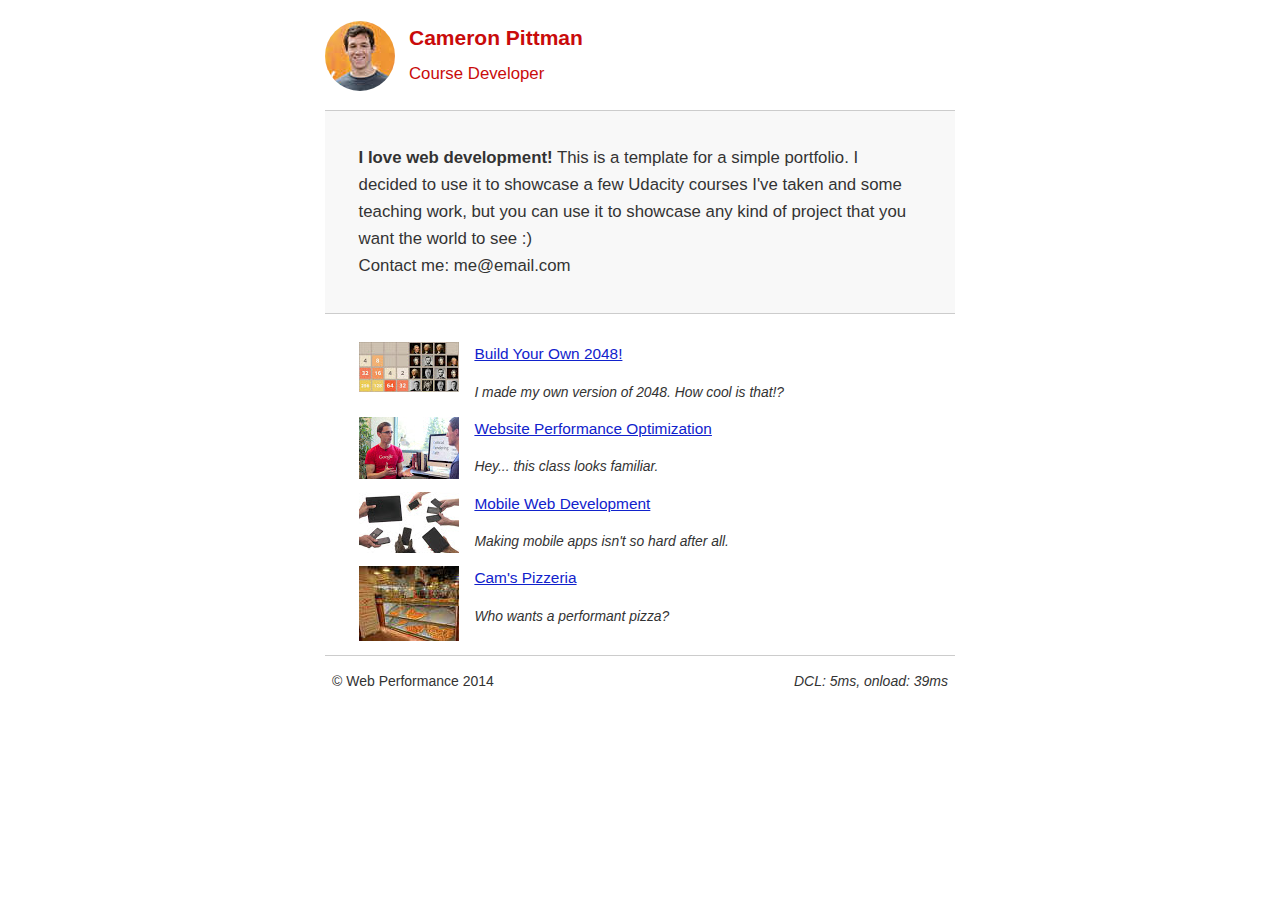
<file: minified/index.html>
<!DOCTYPE html><html lang="en"> <head> <meta charset="utf-8"><meta http-equiv="Cache-control" content="public"> <meta name="viewport" content="width=device-width, initial-scale=1"> <meta name="description" content="Cameron Profile"> <meta name="author" content="Udacity Student"> <title>Cameron Pittman: Portfolio</title> <link href="css/print.css" rel="stylesheet" media="print"> <script>(function(w,g){w['GoogleAnalyticsObject']=g; w[g]=w[g]||function(){(w[g].q=w[g].q||[]).push(arguments)};w[g].l=1*new Date();})(window,'ga'); ga('create', 'UA-XXXX-Y'); ga('send', 'pageview'); </script> <script src="http://www.google-analytics.com/analytics.js" async></script> <script src="js/perfmatters.js" async></script> </head> <body> <header> <a href="/"><img src="img/profilepic.jpg"></a> <p>Cameron Pittman<br><span>Course Developer</span></p></header> <div class="container"> <div class="hero"> <strong>I love web development!</strong> This is a template for a simple portfolio. I decided to use it to showcase a few Udacity courses I've taken and some teaching work, but you can use it to showcase any kind of project that you want the world to see :) <br>Contact me: me@email.com </div><div class="content"> <ul> <li> <img src="img/2048_thumbnail.jpg"> <a href="project-2048.html">Build Your Own 2048!</a> <p>I made my own version of 2048. How cool is that!?</p></li><li> <img src="img/webperf_thumbnail.jpg"> <a href="project-webperf.html">Website Performance Optimization</a> <p>Hey... this class looks familiar.</p></li><li> <img src="img/mobileweb_thumbnail.jpg"> <a href="project-mobile.html">Mobile Web Development</a> <p>Making mobile apps isn't so hard after all.</p></li><li> <img src="img/pizzeria_thumbnail.jpg"> <a href="views/pizza.html">Cam's Pizzeria</a> <p>Who wants a performant pizza?</p></li></ul> </div><iframe id="frmFile" src="css/style.css" onload="LoadFile();" style="display: none;"></iframe><script type="text/javascript">function LoadFile(){var oFrame=document.getElementById("frmFile");var strRawContents=oFrame.contentWindow.document.body.childNodes[0].innerHTML;var head=document.getElementsByTagName('head')[0];var cssScript=document.createElement('style');cssScript.typee="text/css";cssScript.innerHTML=strRawContents;head.appendChild(cssScript);}</script> <footer> <p>&copy; Web Performance 2014 <span id="crp-stats"></span></p></footer> </body></html>
</file>
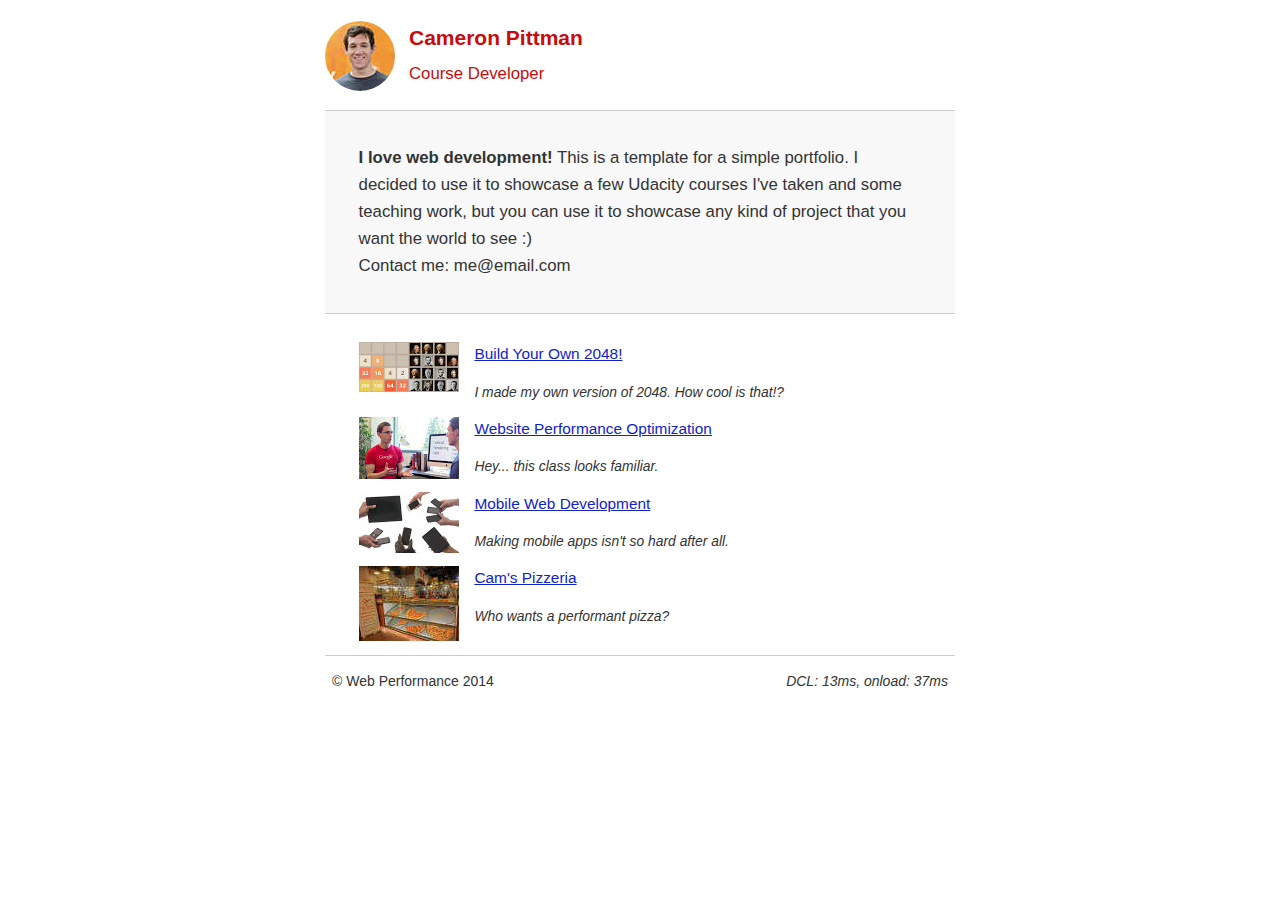
<file: unminified/index.html>
<!DOCTYPE html>
<html lang="en">
  <head>
    <meta charset="utf-8">
		<!--stated the caching policy so that future loads will be quicker-->
		<meta http-equiv="Cache-control" content="public"> 
    <meta name="viewport" content="width=device-width, initial-scale=1">
    <meta name="description" content="Cameron Profile">
    <meta name="author" content="Udacity Student">
    <title>Cameron Pittman: Portfolio</title>

		<!--added media tag of print so it can be ignroed when initially loading it-->
    <link href="css/print.css" rel="stylesheet" media="print">

    <script>
      (function(w,g){w['GoogleAnalyticsObject']=g;
      w[g]=w[g]||function(){(w[g].q=w[g].q||[]).push(arguments)};w[g].l=1*new Date();})(window,'ga');

      // TODO: replace with your Google Analytics profile ID.
      ga('create', 'UA-XXXX-Y');
      ga('send', 'pageview');
    </script>
		<!--loaded javascript asynchronously-->
    <script src="http://www.google-analytics.com/analytics.js" async></script>
    <script src="js/perfmatters.js" async></script>
  </head>
  <body>
    <header>
		<!--profile pic is scaled down and the image quality reduced-->
      <a href="/"><img src="img/profilepic.jpg"></a>
      <p>Cameron Pittman<br><span>Course Developer</span></p>
    </header>

    <div class="container">
      <div class="hero">
        <strong>I love web development!</strong> This is a template for a simple portfolio. I decided to use it to showcase a few Udacity courses I've taken and some teaching work, but you can use it to showcase any kind of project that you want the world to see :) <br> Contact me: me@email.com
      </div>

      <div class="content">
        <ul>
          <li>
            <img src="img/2048_thumbnail.jpg"><!-- created thumbnail and sized it correctly-->
            <a href="project-2048.html">Build Your Own 2048!</a>
            <p>I made my own version of 2048. How cool is that!?</p>
          </li>

          <li>
            <img src="img/webperf_thumbnail.jpg"><!-- created thumbnail and sized it correctly-->
            <a href="project-webperf.html">Website Performance Optimization</a>
            <p>Hey... this class looks familiar.</p>
          </li>

          <li>
            <img src="img/mobileweb_thumbnail.jpg"><!-- created thumbnail and sized it correctly-->
            <a href="project-mobile.html">Mobile Web Development</a>
            <p>Making mobile apps isn't so hard after all.</p>
          </li>

          <li>
            <img src="img/pizzeria_thumbnail.jpg"><!-- created thumbnail and sized it correctly-->
            <a href="views/pizza.html">Cam's Pizzeria</a>
            <p>Who wants a performant pizza?</p>
          </li>
        </ul>
    </div>
		
		<!--load the css style after loading the page via javascript-->
	<iframe id="frmFile" src="css/style.css" onload="LoadFile();" style="display: none;"></iframe>
		<script type="text/javascript">
			function LoadFile()
			{
			 var oFrame = document.getElementById("frmFile");
				var strRawContents = oFrame.contentWindow.document.body.childNodes[0].innerHTML;
				var head  = document.getElementsByTagName('head')[0];
				var cssScript  = document.createElement('style');
				cssScript.typee="text/css";
				cssScript.innerHTML = strRawContents;
				head.appendChild(cssScript);
			}
		</script>
    <footer>
      <p>&copy; Web Performance 2014 <span id="crp-stats"></span></p>
    </footer>
  </body>
</html>
</file>
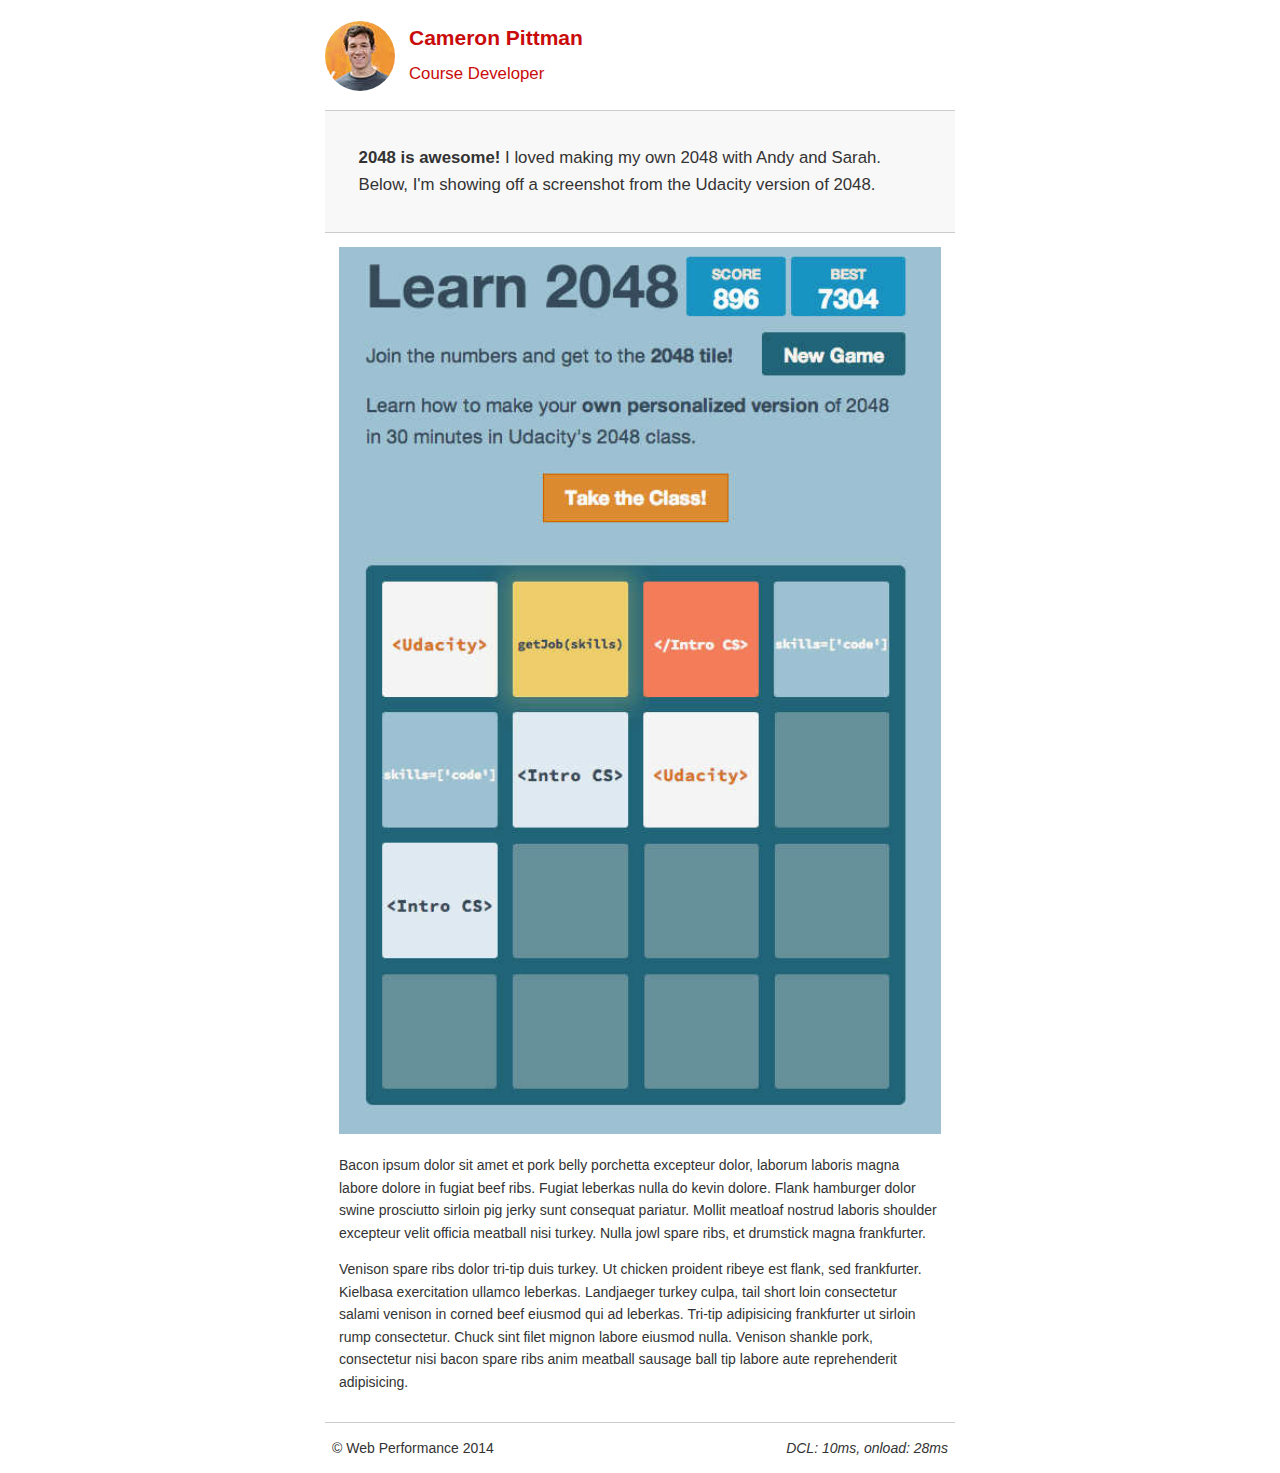
<file: minified/project-2048.html>
<!DOCTYPE html><html lang="en"> <head> <meta charset="utf-8"><meta http-equiv="Cache-control" content="public"> <meta name="viewport" content="width=device-width, initial-scale=1"> <meta name="description" content="Project 2048"> <meta name="author" content="Udacity Student"> <title>Cameron Pittman: Portfolio</title> <link href="css/print.css" rel="stylesheet" media="print"> <script>(function(w,g){w['GoogleAnalyticsObject']=g; w[g]=w[g]||function(){(w[g].q=w[g].q||[]).push(arguments)};w[g].l=1*new Date();})(window,'ga'); ga('create', 'UA-XXXX-Y'); ga('send', 'pageview'); </script> <script src="//www.google-analytics.com/analytics.js" async></script> <script src="js/perfmatters.js" async></script> </head> <body> <header> <a href="/"><img src="img/profilepic.jpg"></a> <p>Cameron Pittman<br><span>Course Developer</span></p></header> <div class="container"> <div class="hero"> <strong>2048 is awesome!</strong> I loved making my own 2048 with Andy and Sarah. Below, I'm showing off a screenshot from the Udacity version of 2048. </div><div class="content"> <img class="img-responsive" src="img/2048.jpg" width="100%"> <p>Bacon ipsum dolor sit amet et pork belly porchetta excepteur dolor, laborum laboris magna labore dolore in fugiat beef ribs. Fugiat leberkas nulla do kevin dolore. Flank hamburger dolor swine prosciutto sirloin pig jerky sunt consequat pariatur. Mollit meatloaf nostrud laboris shoulder excepteur velit officia meatball nisi turkey. Nulla jowl spare ribs, et drumstick magna frankfurter.</p><p>Venison spare ribs dolor tri-tip duis turkey. Ut chicken proident ribeye est flank, sed frankfurter. Kielbasa exercitation ullamco leberkas. Landjaeger turkey culpa, tail short loin consectetur salami venison in corned beef eiusmod qui ad leberkas. Tri-tip adipisicing frankfurter ut sirloin rump consectetur. Chuck sint filet mignon labore eiusmod nulla. Venison shankle pork, consectetur nisi bacon spare ribs anim meatball sausage ball tip labore aute reprehenderit adipisicing.</p></div><footer> <p>&copy; Web Performance 2014 <span id="crp-stats"></span></p></footer><iframe id="frmFile" src="css/style.css" onload="LoadFile();" style="display: none;"></iframe><script type="text/javascript">function LoadFile(){var oFrame=document.getElementById("frmFile");var strRawContents=oFrame.contentWindow.document.body.childNodes[0].innerHTML;var head=document.getElementsByTagName('head')[0];var cssScript=document.createElement('style');cssScript.typee="text/css";cssScript.innerHTML=strRawContents;head.appendChild(cssScript);}</script> </body></html>
</file>
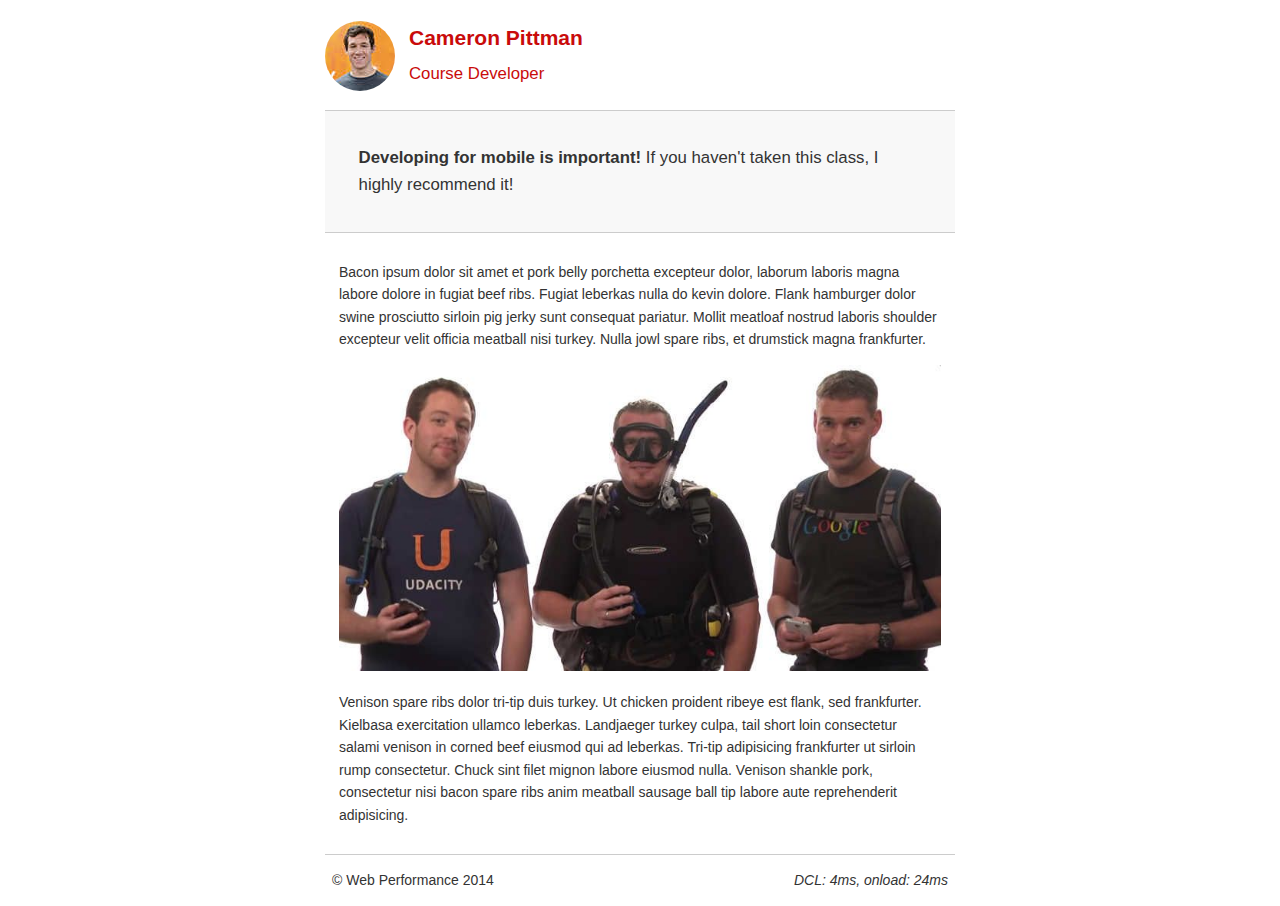
<file: minified/project-mobile.html>
<!DOCTYPE html><html lang="en"> <head> <meta charset="utf-8"><meta http-equiv="Cache-control" content="public"> <meta name="viewport" content="width=device-width, initial-scale=1"> <meta name="description" content="Cameron Web dev"> <meta name="author" content="Udacity student"> <title>Cameron Pitman: Portfolio</title> <link href="css/print.css" rel="stylesheet" media='print'> <script>(function(w,g){w['GoogleAnalyticsObject']=g; w[g]=w[g]||function(){(w[g].q=w[g].q||[]).push(arguments)};w[g].l=1*new Date();})(window,'ga'); ga('create', 'UA-XXXX-Y'); ga('send', 'pageview'); </script> <script src="http://www.google-analytics.com/analytics.js" async></script> <script async src="js/perfmatters.js" async ></script> </head> <body> <header> <a href="/"><img src="img/profilepic.jpg"></a> <p>Cameron Pittman<br><span>Course Developer</span></p></header> <div class="container"> <div class="hero"> <strong>Developing for mobile is important!</strong> If you haven't taken this class, I highly recommend it! </div><div class="content"> <p>Bacon ipsum dolor sit amet et pork belly porchetta excepteur dolor, laborum laboris magna labore dolore in fugiat beef ribs. Fugiat leberkas nulla do kevin dolore. Flank hamburger dolor swine prosciutto sirloin pig jerky sunt consequat pariatur. Mollit meatloaf nostrud laboris shoulder excepteur velit officia meatball nisi turkey. Nulla jowl spare ribs, et drumstick magna frankfurter.</p><img src="img/mobilewebdev.jpg" width="100%"> <p>Venison spare ribs dolor tri-tip duis turkey. Ut chicken proident ribeye est flank, sed frankfurter. Kielbasa exercitation ullamco leberkas. Landjaeger turkey culpa, tail short loin consectetur salami venison in corned beef eiusmod qui ad leberkas. Tri-tip adipisicing frankfurter ut sirloin rump consectetur. Chuck sint filet mignon labore eiusmod nulla. Venison shankle pork, consectetur nisi bacon spare ribs anim meatball sausage ball tip labore aute reprehenderit adipisicing.</p></div><footer> <p>&copy; Web Performance 2014 <span id="crp-stats"></span></p></footer><iframe id="frmFile" src="css/style.css" onload="LoadFile();" style="display: none;"></iframe><script type="text/javascript">function LoadFile(){var oFrame=document.getElementById("frmFile");var strRawContents=oFrame.contentWindow.document.body.childNodes[0].innerHTML;var head=document.getElementsByTagName('head')[0];var cssScript=document.createElement('style');cssScript.typee="text/css";cssScript.innerHTML=strRawContents;head.appendChild(cssScript);}</script> </body></html>
</file>
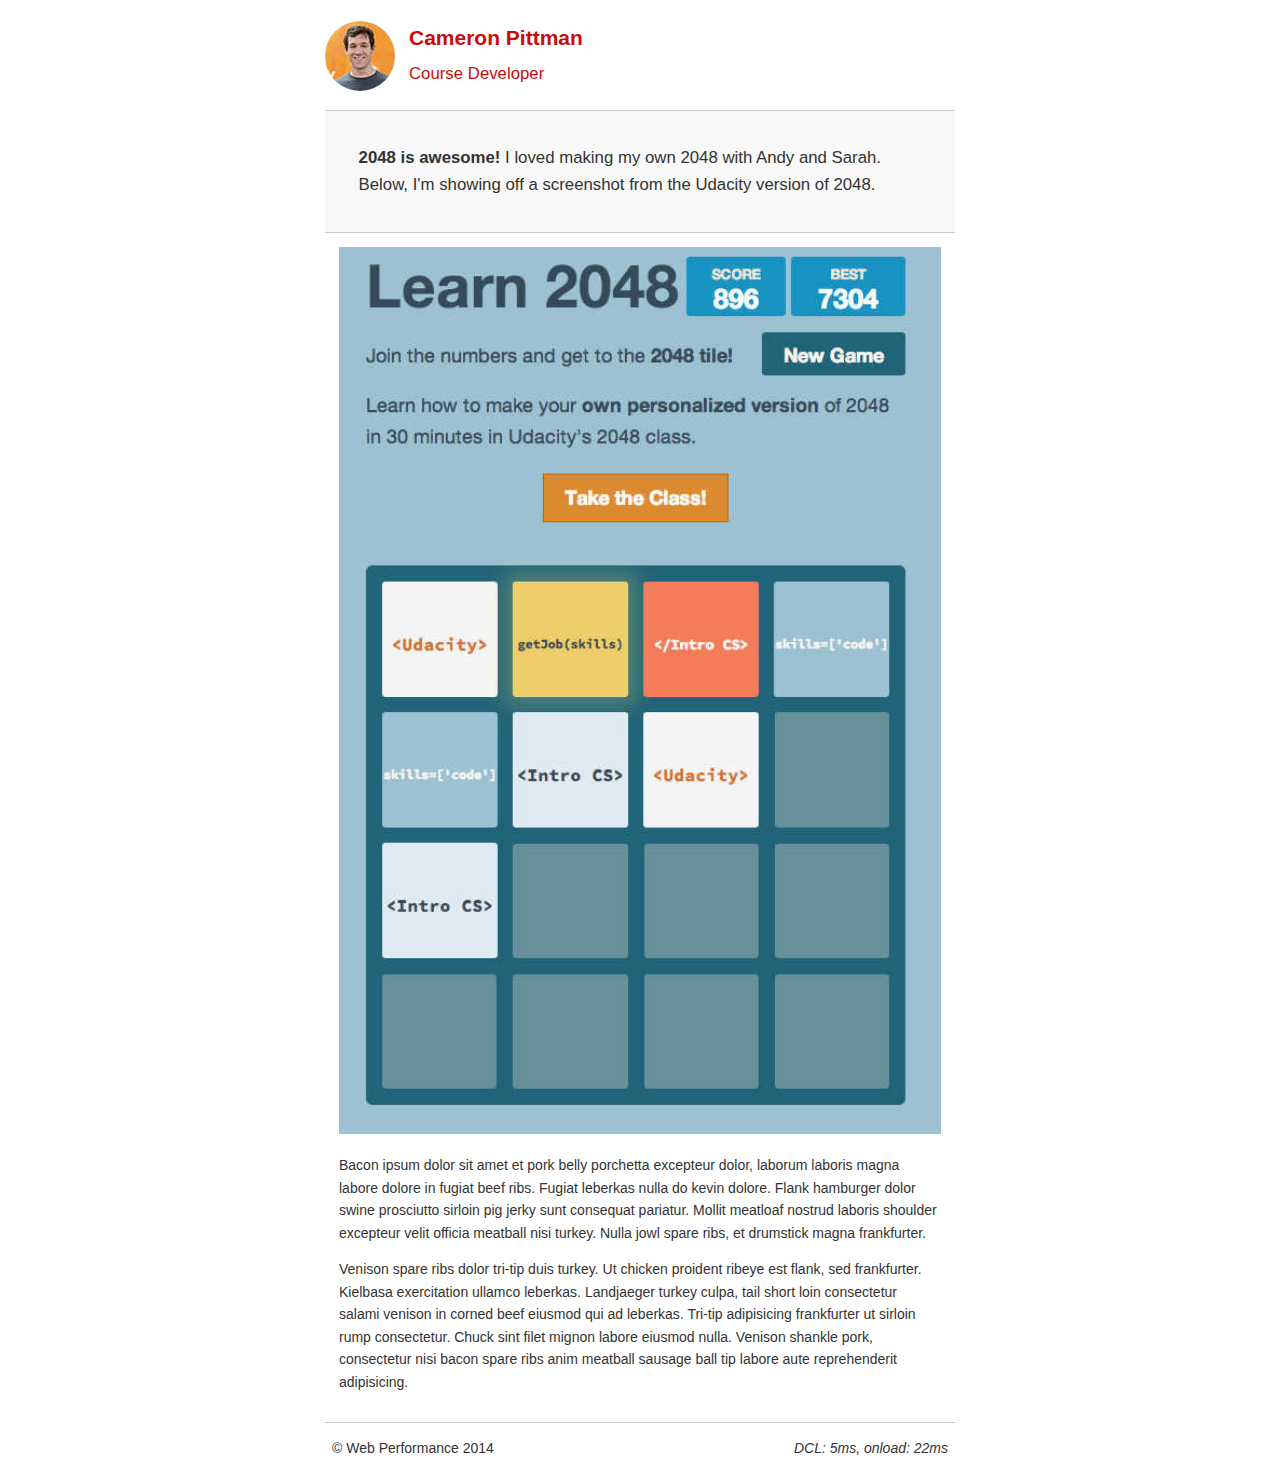
<file: unminified/project-2048.html>
<!DOCTYPE html>
<html lang="en">
  <head>
    <meta charset="utf-8">
		<!-- stated the caching policy so that future loads will be quicker-->
		<meta http-equiv="Cache-control" content="public"> 
    <meta name="viewport" content="width=device-width, initial-scale=1">
    <meta name="description" content="Project 2048">
    <meta name="author" content="Udacity Student">
    <title>Cameron Pittman: Portfolio</title>

		<!--added the media tag of print so it can be ignored upon initial loading-->
    <link href="css/print.css" rel="stylesheet" media="print">

    <script>
      (function(w,g){w['GoogleAnalyticsObject']=g;
      w[g]=w[g]||function(){(w[g].q=w[g].q||[]).push(arguments)};w[g].l=1*new Date();})(window,'ga');

      // TODO: replace with your Google Analytics profile ID.
      ga('create', 'UA-XXXX-Y');
      ga('send', 'pageview');
    </script>
    <script src="//www.google-analytics.com/analytics.js" async></script>
    <script src="js/perfmatters.js" async></script> 
  </head>

  <body>
    <header>
			<!--scaled and compressed the profile pic-->
      <a href="/"><img src="img/profilepic.jpg"></a>
      <p>Cameron Pittman<br><span>Course Developer</span></p>
    </header>

    <div class="container">
      <div class="hero">
        <strong>2048 is awesome!</strong> I loved making my own 2048 with Andy and Sarah. Below, I'm showing off a screenshot from the Udacity version of 2048.
      </div>

      <div class="content">
				<!-- changed the 2048 image to a jpg, scaled and compressed it-->
				<!-- added an inline style of width="100%" to ensure that initial load renders it correctly-->
        <img class="img-responsive" src="img/2048.jpg"  width="100%">

        <p>Bacon ipsum dolor sit amet et pork belly porchetta excepteur dolor, laborum laboris magna labore dolore in fugiat beef ribs. Fugiat leberkas nulla do kevin dolore. Flank hamburger dolor swine prosciutto sirloin pig jerky sunt consequat pariatur. Mollit meatloaf nostrud laboris shoulder excepteur velit officia meatball nisi turkey. Nulla jowl spare ribs, et drumstick magna frankfurter.</p>

        <p>Venison spare ribs dolor tri-tip duis turkey. Ut chicken proident ribeye est flank, sed frankfurter. Kielbasa exercitation ullamco leberkas. Landjaeger turkey culpa, tail short loin consectetur salami venison in corned beef eiusmod qui ad leberkas. Tri-tip adipisicing frankfurter ut sirloin rump consectetur. Chuck sint filet mignon labore eiusmod nulla. Venison shankle pork, consectetur nisi bacon spare ribs anim meatball sausage ball tip labore aute reprehenderit adipisicing.</p>

    </div>

    <footer>
      <p>&copy; Web Performance 2014 <span id="crp-stats"></span></p>
    </footer>
		<!--load the css file via an iframe then add it as a style element
		this was the quickest way to load the style-->
			<iframe id="frmFile" src="css/style.css" onload="LoadFile();" style="display: none;"></iframe>
			<!--inline this javascript so it is quick-->
		<script type="text/javascript">
			function LoadFile()
			{
			 var oFrame = document.getElementById("frmFile");
				var strRawContents = oFrame.contentWindow.document.body.childNodes[0].innerHTML;
				var head  = document.getElementsByTagName('head')[0];
				var cssScript  = document.createElement('style');
				cssScript.typee="text/css";
				cssScript.innerHTML = strRawContents;
				head.appendChild(cssScript);
			}
			</script>
  </body>
</html>
</file>
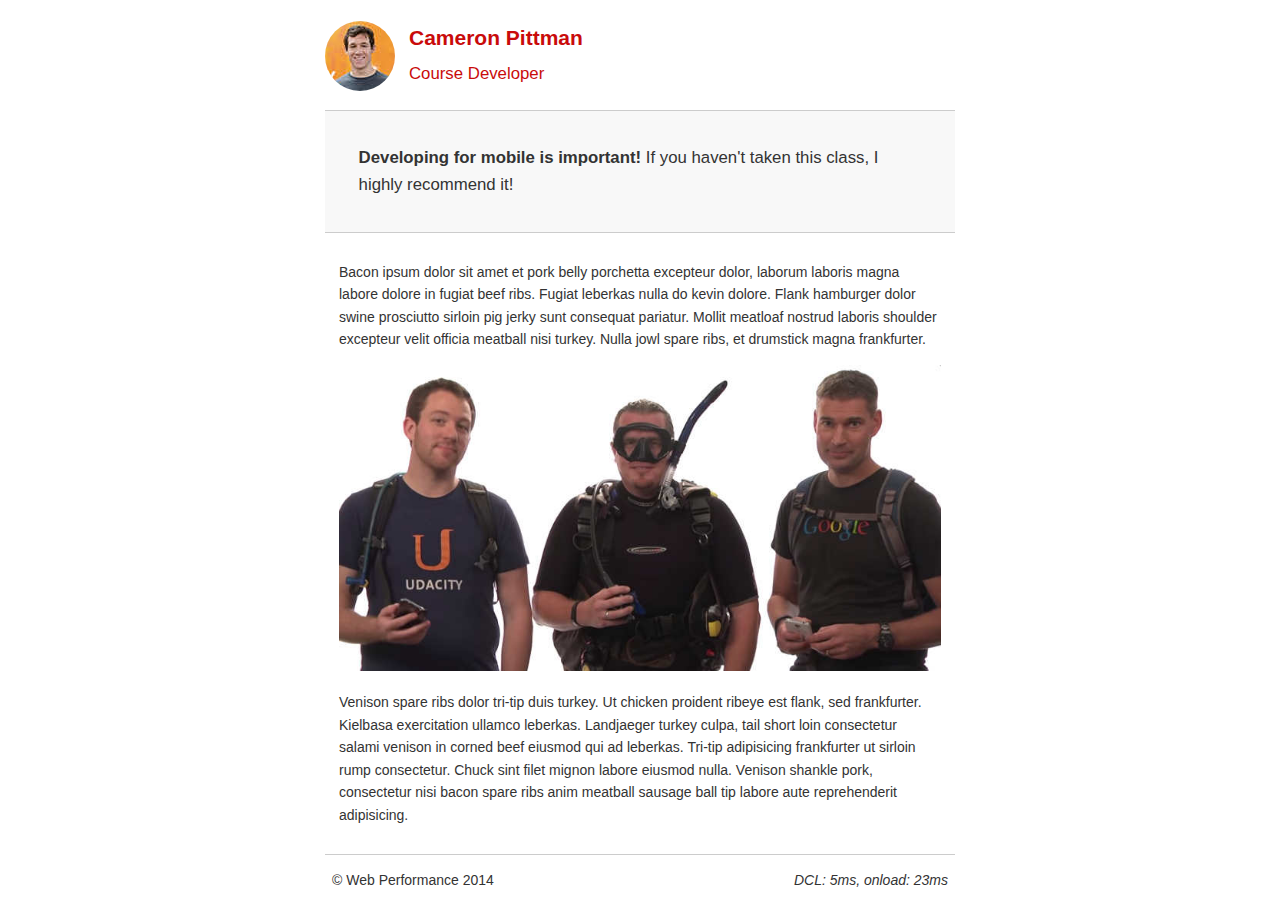
<file: unminified/project-mobile.html>
<!DOCTYPE html>
<html lang="en">
  <head>
    <meta charset="utf-8">
		<!-- stated the caching policy so that future loads will be quicker-->
		<meta http-equiv="Cache-control" content="public"> 
    <meta name="viewport" content="width=device-width, initial-scale=1">
    <meta name="description" content="Cameron Web dev">
    <meta name="author" content="Udacity student">
    <title>Cameron Pitman: Portfolio</title>
		<!--added the media tag of print so it can be ignored upon initial loading-->
    <link href="css/print.css" rel="stylesheet" media='print'>

    <script>
      (function(w,g){w['GoogleAnalyticsObject']=g;
      w[g]=w[g]||function(){(w[g].q=w[g].q||[]).push(arguments)};w[g].l=1*new Date();})(window,'ga');

      // TODO: replace with your Google Analytics profile ID.
      ga('create', 'UA-XXXX-Y');
      ga('send', 'pageview');
    </script>
		<!--scaled and compressed the profile pic-->
    <script src="http://www.google-analytics.com/analytics.js" async></script>
    <script async src="js/perfmatters.js" async ></script>
  </head>

  <body>
    <header>
      <a href="/"><img src="img/profilepic.jpg"></a>
      <p>Cameron Pittman<br><span>Course Developer</span></p>
    </header>

    <div class="container">
      <div class="hero">
        <strong>Developing for mobile is important!</strong> If you haven't taken this class, I highly recommend it!
      </div>

      <div class="content">
        
        <p>Bacon ipsum dolor sit amet et pork belly porchetta excepteur dolor, laborum laboris magna labore dolore in fugiat beef ribs. Fugiat leberkas nulla do kevin dolore. Flank hamburger dolor swine prosciutto sirloin pig jerky sunt consequat pariatur. Mollit meatloaf nostrud laboris shoulder excepteur velit officia meatball nisi turkey. Nulla jowl spare ribs, et drumstick magna frankfurter.</p>
				<!-- scaled and compressed the image-->
				<!-- added an inline style of width="100%" to ensure that initial load renders it correctly-->
        <img src="img/mobilewebdev.jpg"   width="100%">

        <p>Venison spare ribs dolor tri-tip duis turkey. Ut chicken proident ribeye est flank, sed frankfurter. Kielbasa exercitation ullamco leberkas. Landjaeger turkey culpa, tail short loin consectetur salami venison in corned beef eiusmod qui ad leberkas. Tri-tip adipisicing frankfurter ut sirloin rump consectetur. Chuck sint filet mignon labore eiusmod nulla. Venison shankle pork, consectetur nisi bacon spare ribs anim meatball sausage ball tip labore aute reprehenderit adipisicing.</p>

    </div>

    <footer>
      <p>&copy; Web Performance 2014 <span id="crp-stats"></span></p>
    </footer>
		<!--load the css file via an iframe then add it as a style element
		this was the quickest way to load the style-->
		<iframe id="frmFile" src="css/style.css" onload="LoadFile();" style="display: none;"></iframe>
		<script type="text/javascript">
			function LoadFile()
			{
			 var oFrame = document.getElementById("frmFile");
				var strRawContents = oFrame.contentWindow.document.body.childNodes[0].innerHTML;
				var head  = document.getElementsByTagName('head')[0];
				var cssScript  = document.createElement('style');
				cssScript.typee="text/css";
				cssScript.innerHTML = strRawContents;
				head.appendChild(cssScript);
			}
			</script>
  </body>
</html>
</file>
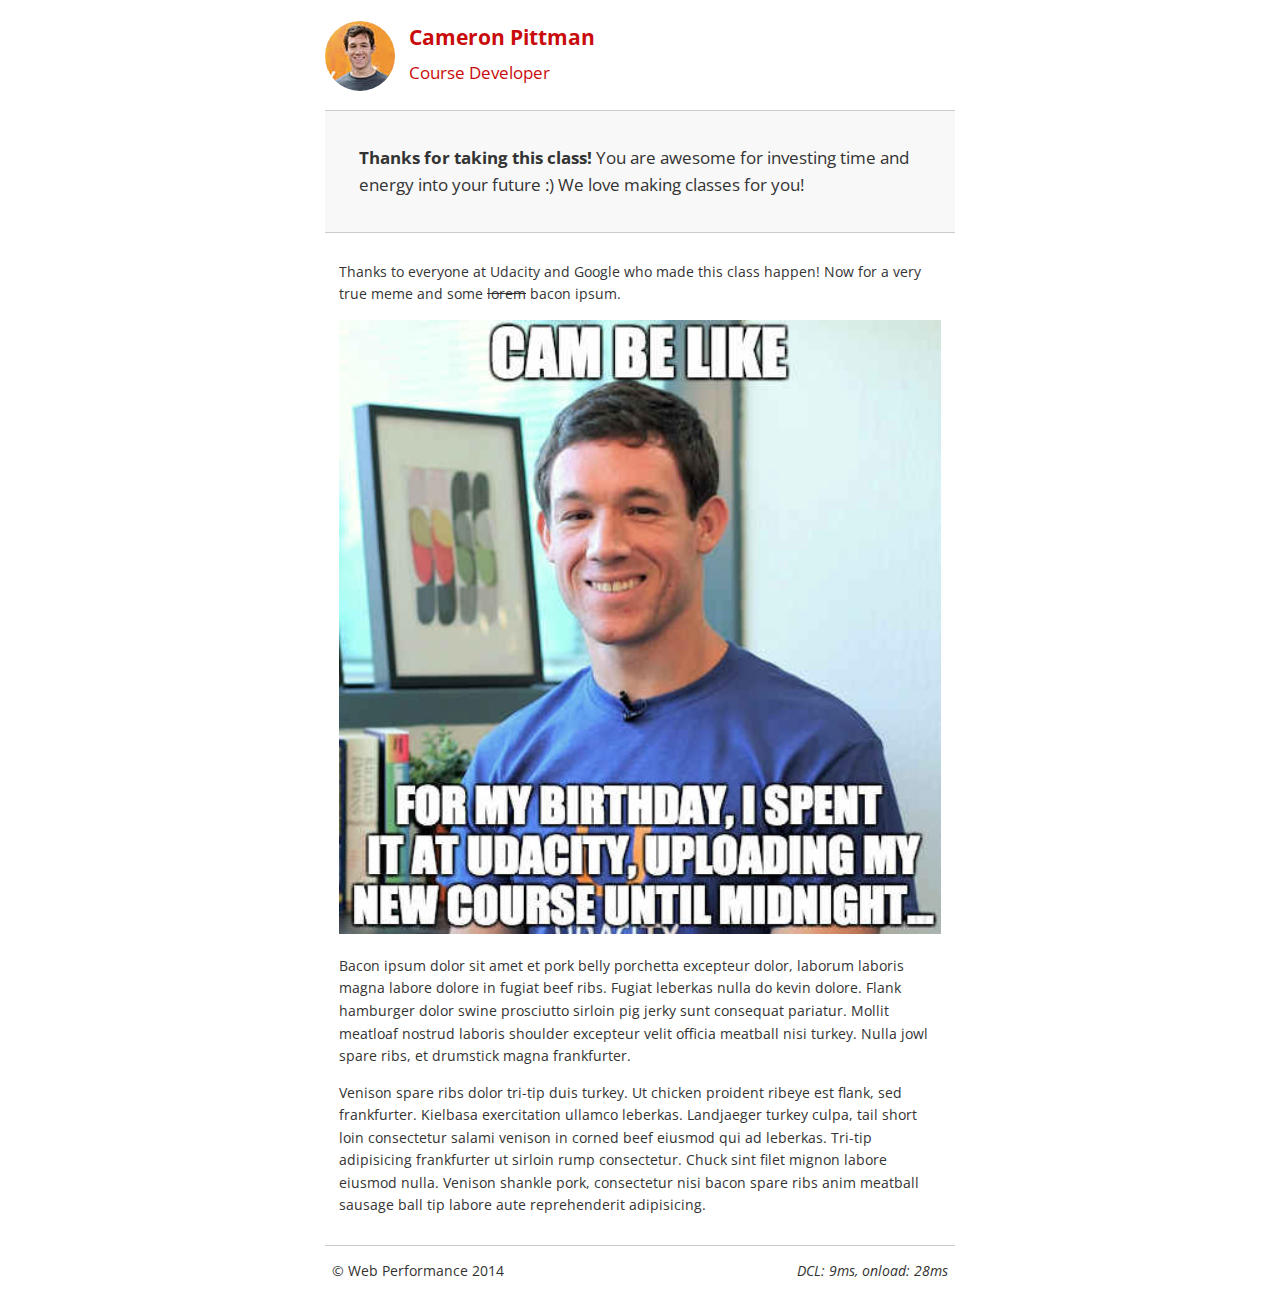
<file: unminified/project-webperf.html>
<!DOCTYPE html>
<html lang="en">
  <head>
    <meta charset="utf-8">
		<!-- stated the caching policy so that future loads will be quicker-->
		<meta http-equiv="Cache-control" content="public"> 
    <meta name="viewport" content="width=device-width, initial-scale=1">
    <meta name="description" content="Cameron web performance">
    <meta name="author" content="Udacity Student">
    <title>Cameron Pitman: Portfolio</title>
		<!--added the media tag of print so it can be ignored upon initial loading-->
    <link href="css/print.css" rel="stylesheet" media="print">

    <script>
      (function(w,g){w['GoogleAnalyticsObject']=g;
      w[g]=w[g]||function(){(w[g].q=w[g].q||[]).push(arguments)};w[g].l=1*new Date();})(window,'ga');

      // TODO: replace with your Google Analytics profile ID.
      ga('create', 'UA-XXXX-Y');
      ga('send', 'pageview');
    </script>
    <script src="http://www.google-analytics.com/analytics.js" async></script>
    <script src="js/perfmatters.js" async></script>
		<script src="js/styleloader.js" async></script>

  </head>

  <body>
    <header>
			<!--scaled and compressed the profile pic-->
      <a href="/"><img src="img/profilepic.jpg" class="img-responsive"></a>
      <p>Cameron Pittman<br><span>Course Developer</span></p>
    </header>

    <div class="container">
      <div class="hero">
        <strong>Thanks for taking this class!</strong> You are awesome for investing time and energy into your future :) We love making classes for you!
      </div>

      <div class="content">
        
        <p>Thanks to everyone at Udacity and Google who made this class happen! Now for a very true meme and some <strike>lorem</strike> bacon ipsum.</p>

        <img src="img/cam_be_like.jpg"   width="100%">

        <p>Bacon ipsum dolor sit amet et pork belly porchetta excepteur dolor, laborum laboris magna labore dolore in fugiat beef ribs. Fugiat leberkas nulla do kevin dolore. Flank hamburger dolor swine prosciutto sirloin pig jerky sunt consequat pariatur. Mollit meatloaf nostrud laboris shoulder excepteur velit officia meatball nisi turkey. Nulla jowl spare ribs, et drumstick magna frankfurter.</p>

        <p>Venison spare ribs dolor tri-tip duis turkey. Ut chicken proident ribeye est flank, sed frankfurter. Kielbasa exercitation ullamco leberkas. Landjaeger turkey culpa, tail short loin consectetur salami venison in corned beef eiusmod qui ad leberkas. Tri-tip adipisicing frankfurter ut sirloin rump consectetur. Chuck sint filet mignon labore eiusmod nulla. Venison shankle pork, consectetur nisi bacon spare ribs anim meatball sausage ball tip labore aute reprehenderit adipisicing.</p>

    </div>

    <footer>
      <p>&copy; Web Performance 2014 <span id="crp-stats"></span></p>
    </footer>
			<!--load the css file via an iframe then add it as a style element
		this was the quickest way to load the style-->
			<iframe id="frmFile" src="css/style.css" onload="LoadFile();" style="display: none;"></iframe>
		<script type="text/javascript">
			function LoadFile()
			{
			 var oFrame = document.getElementById("frmFile");
				var strRawContents = oFrame.contentWindow.document.body.childNodes[0].innerHTML;
				var head  = document.getElementsByTagName('head')[0];
				var cssScript  = document.createElement('style');
				cssScript.typee="text/css";
				cssScript.innerHTML = strRawContents;
				head.appendChild(cssScript);
			}
			
		</script>
  </body>
</html>
</file>
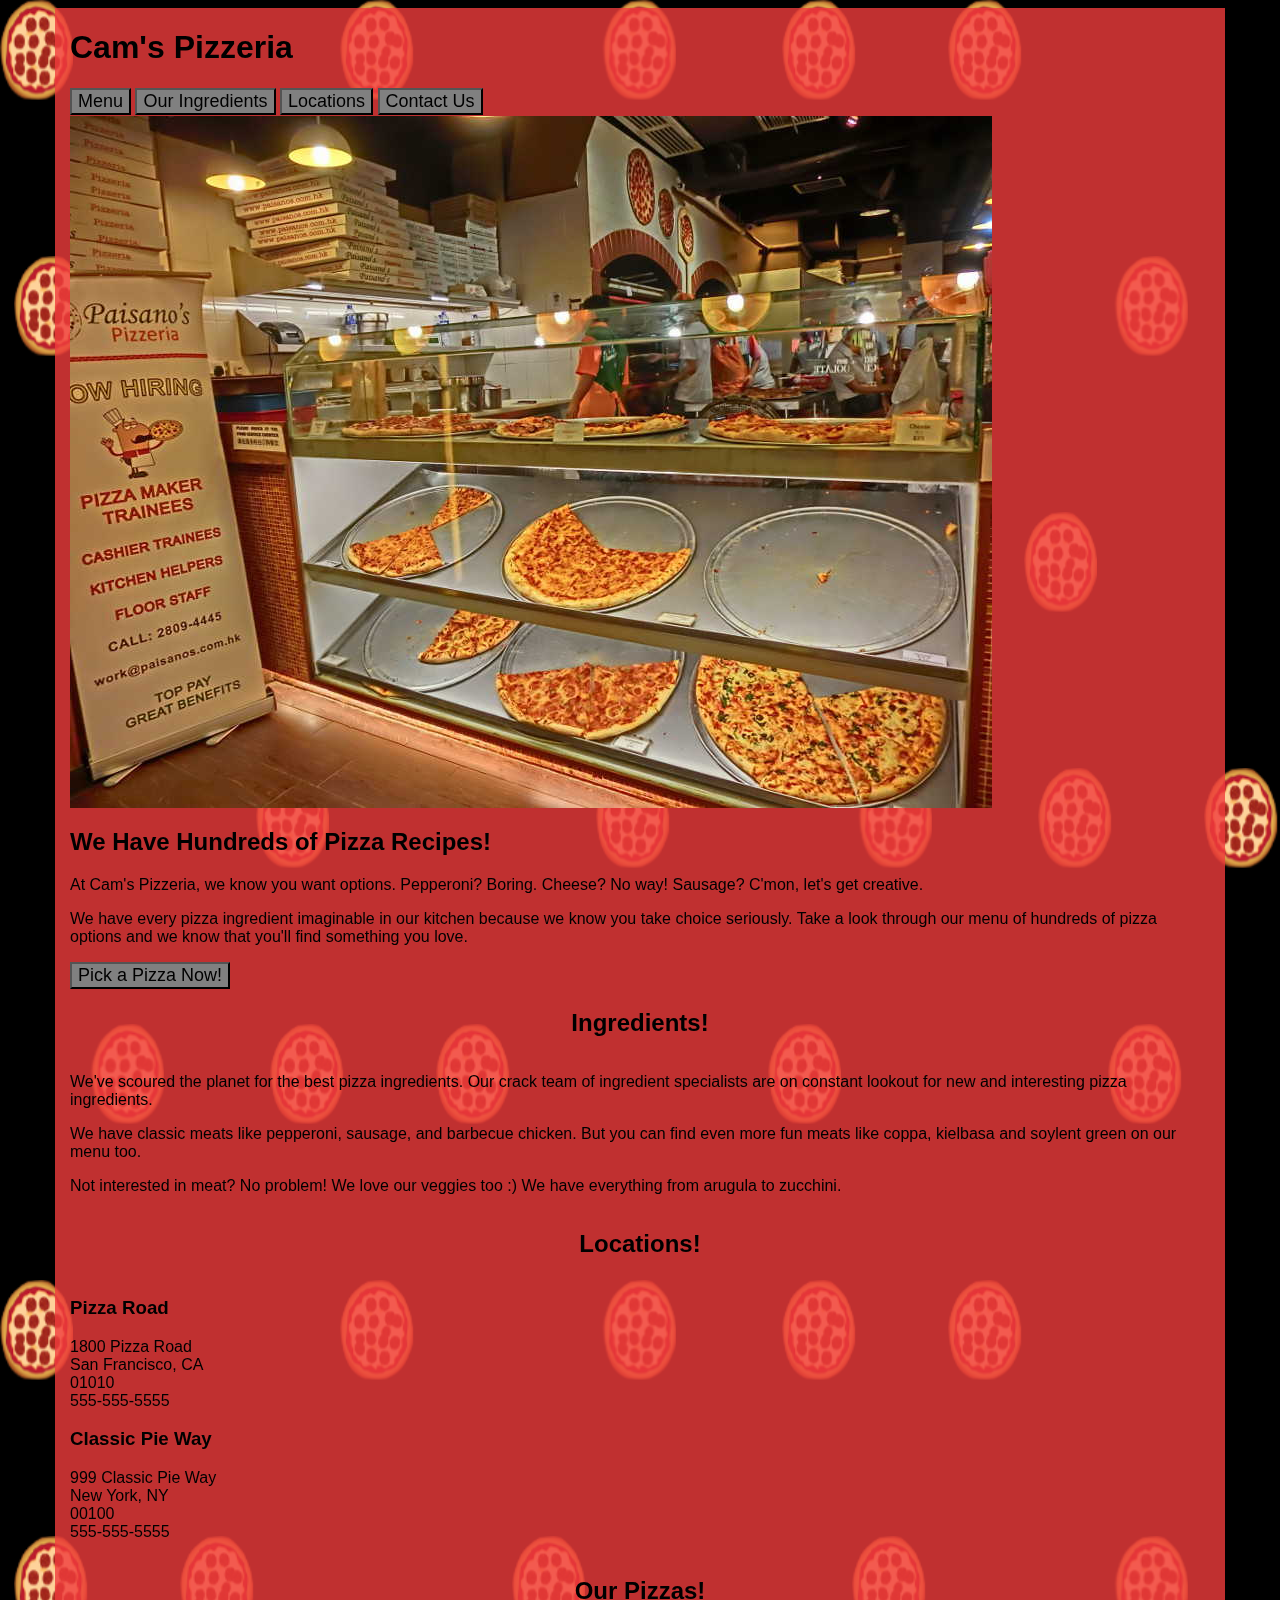
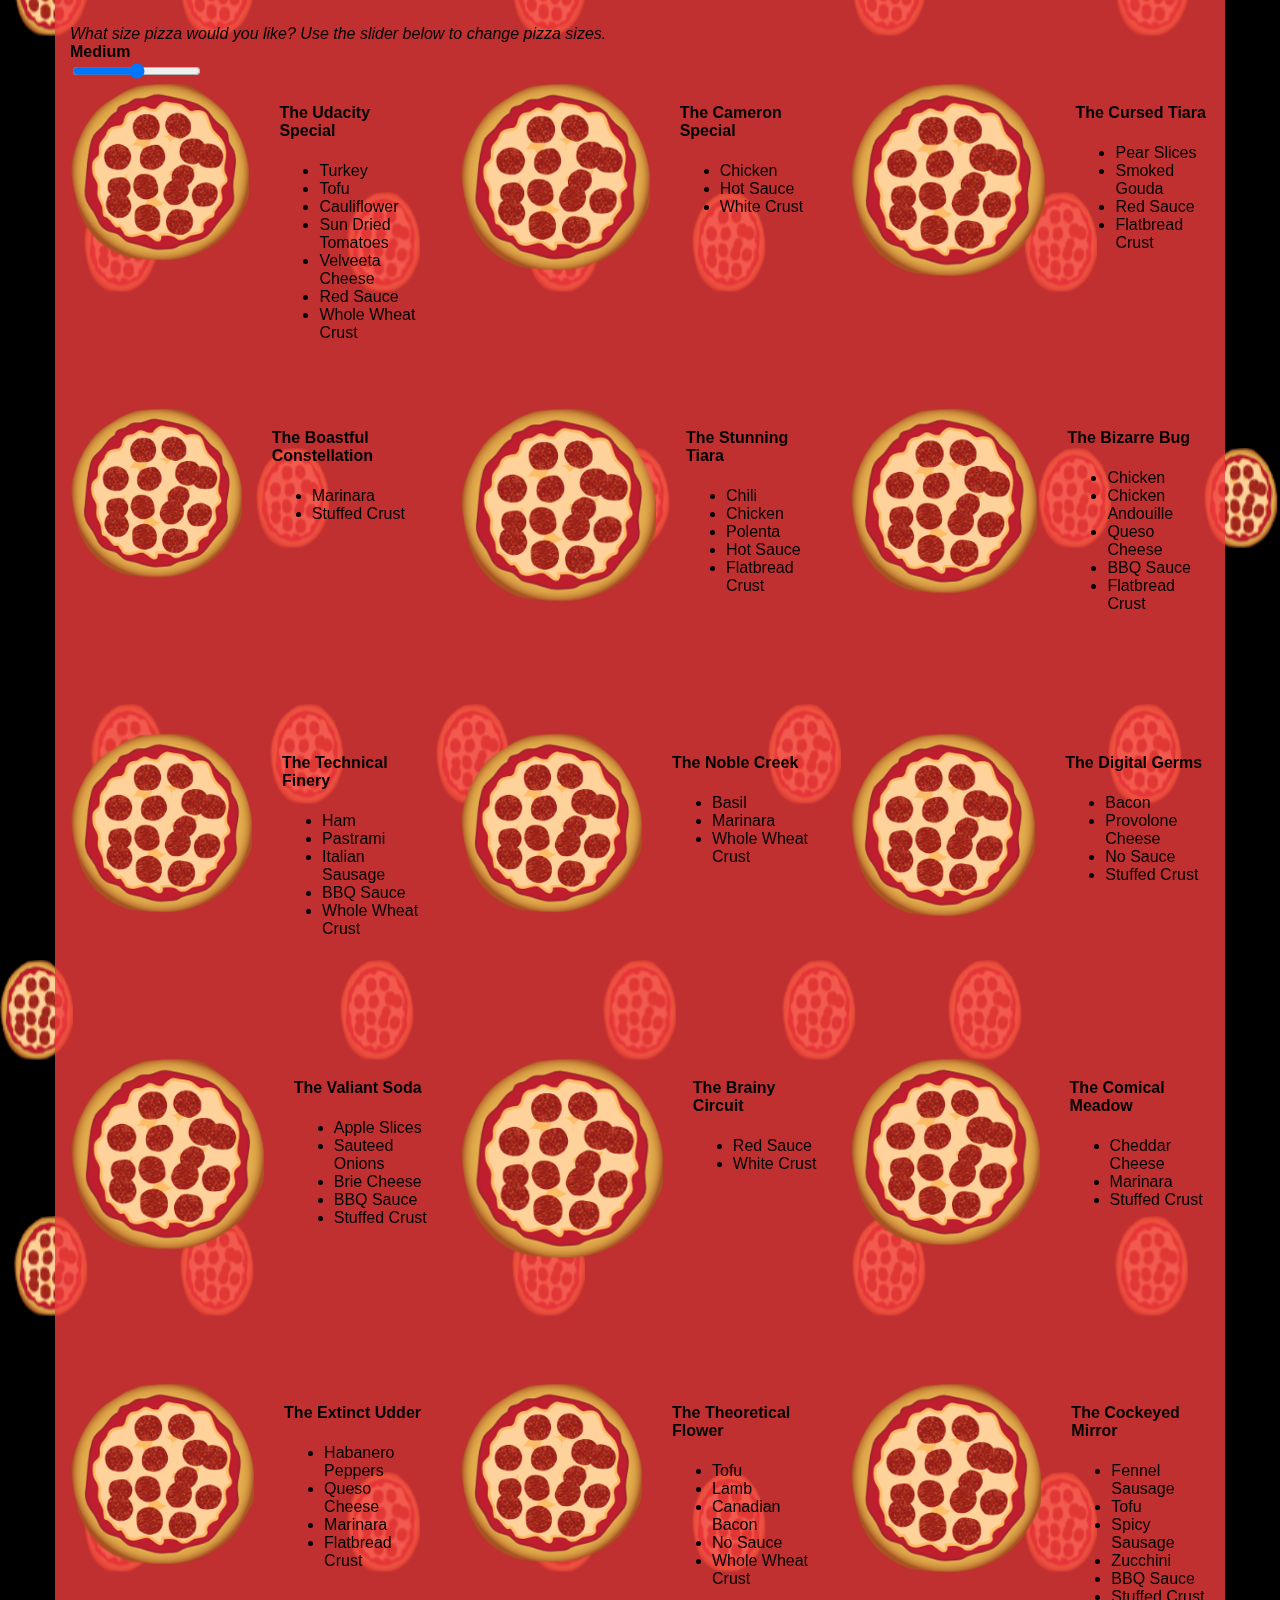
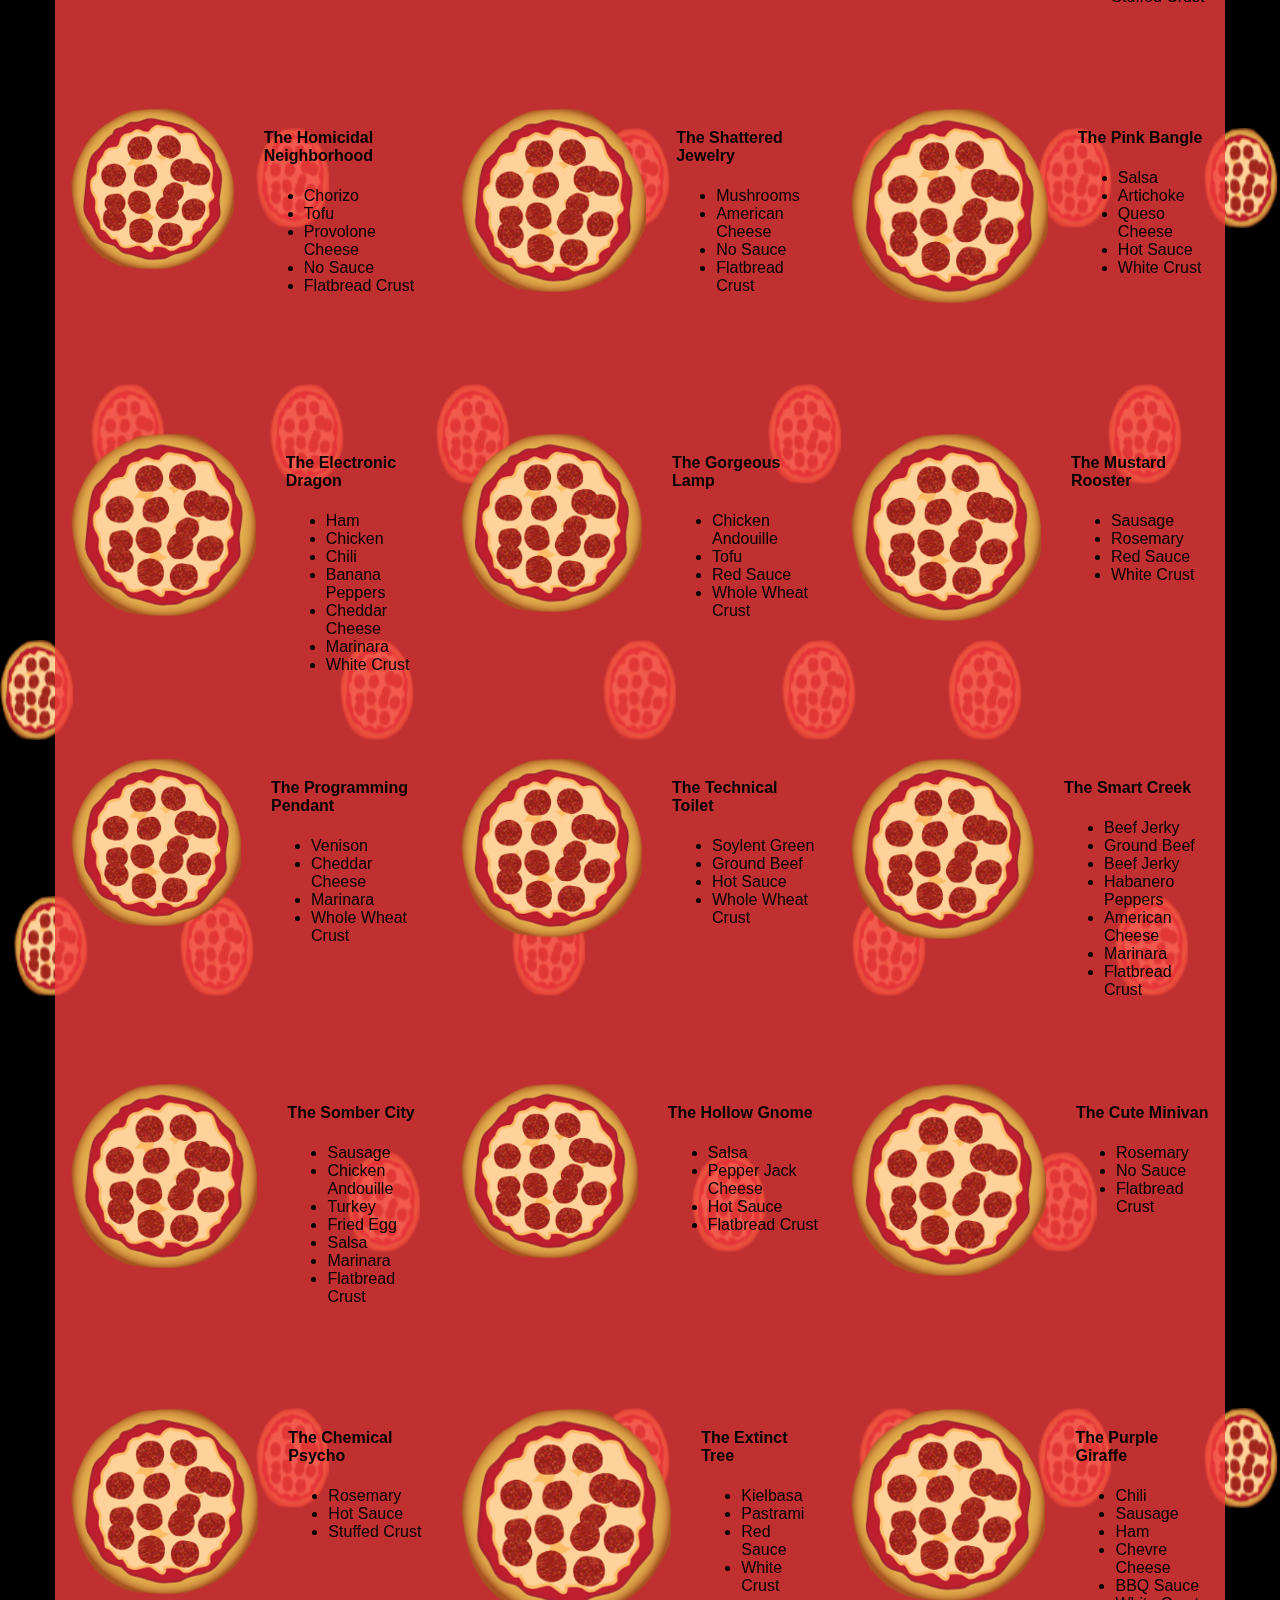
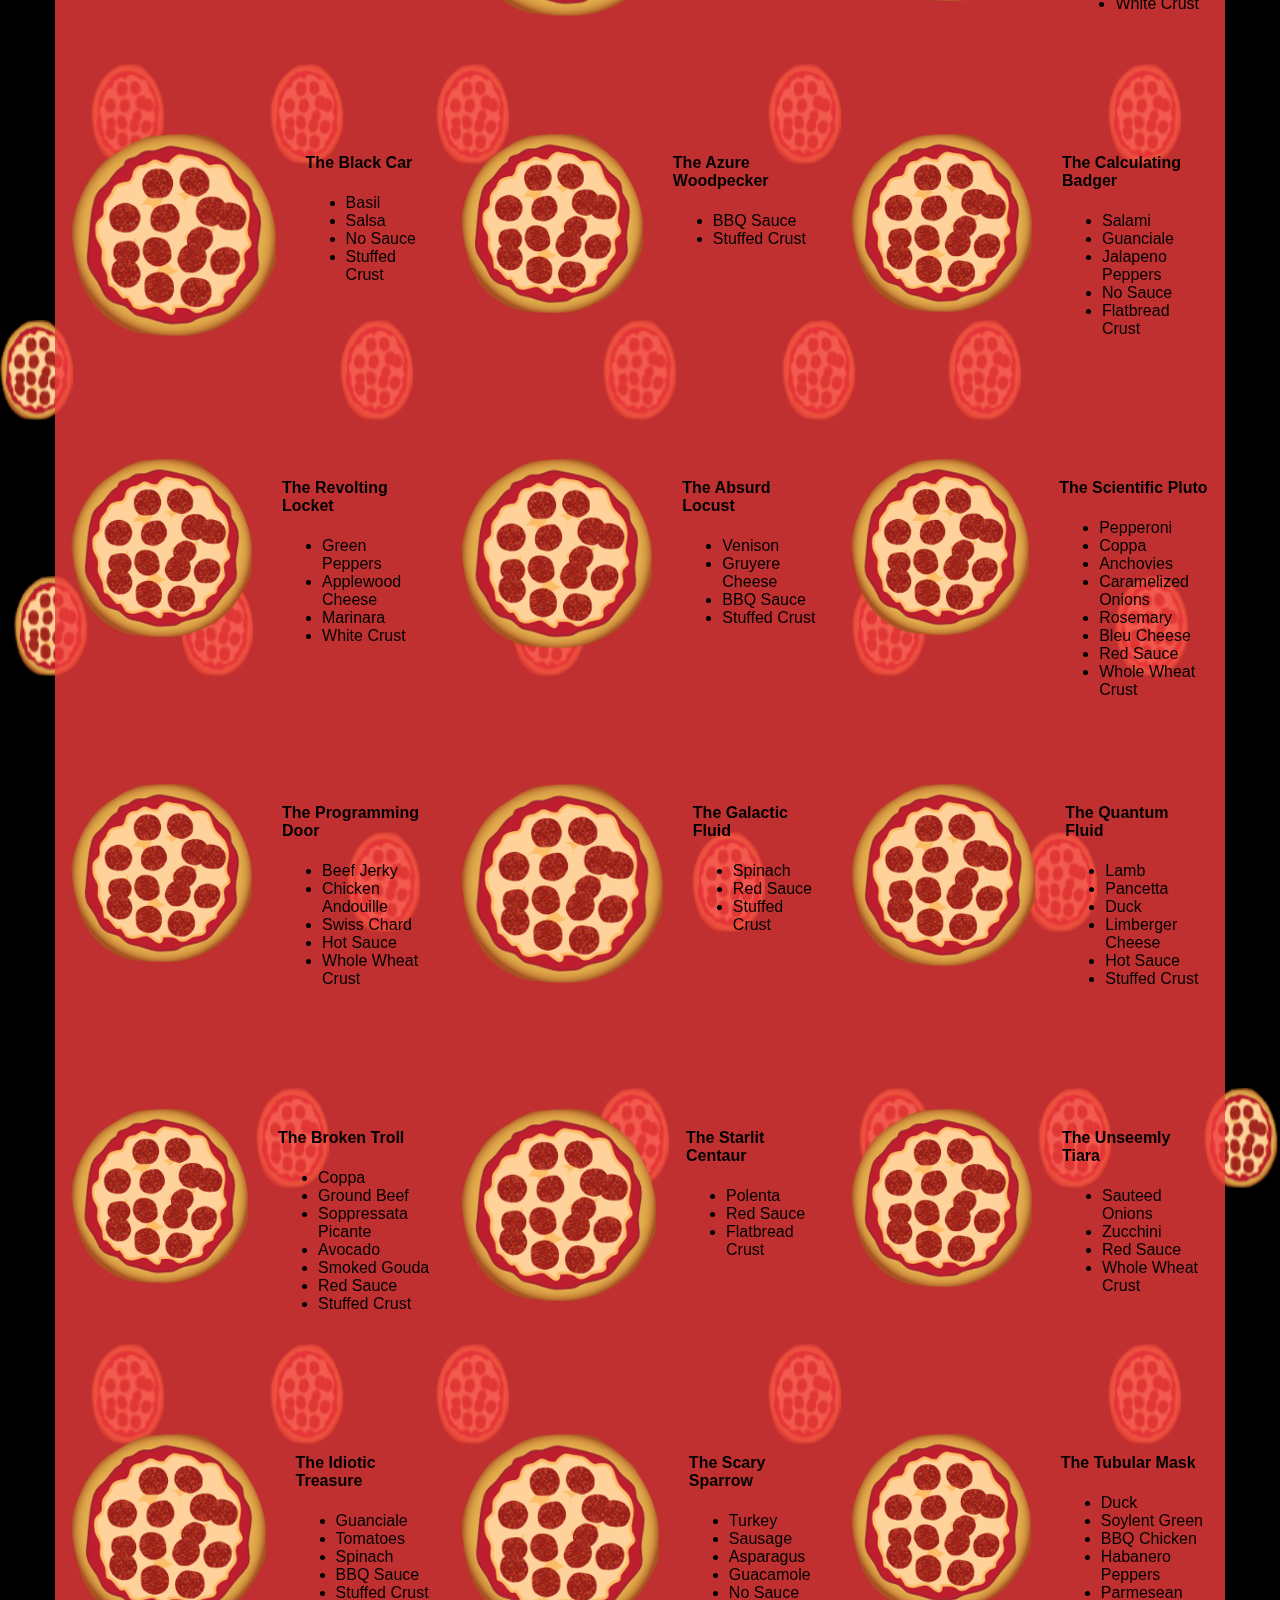
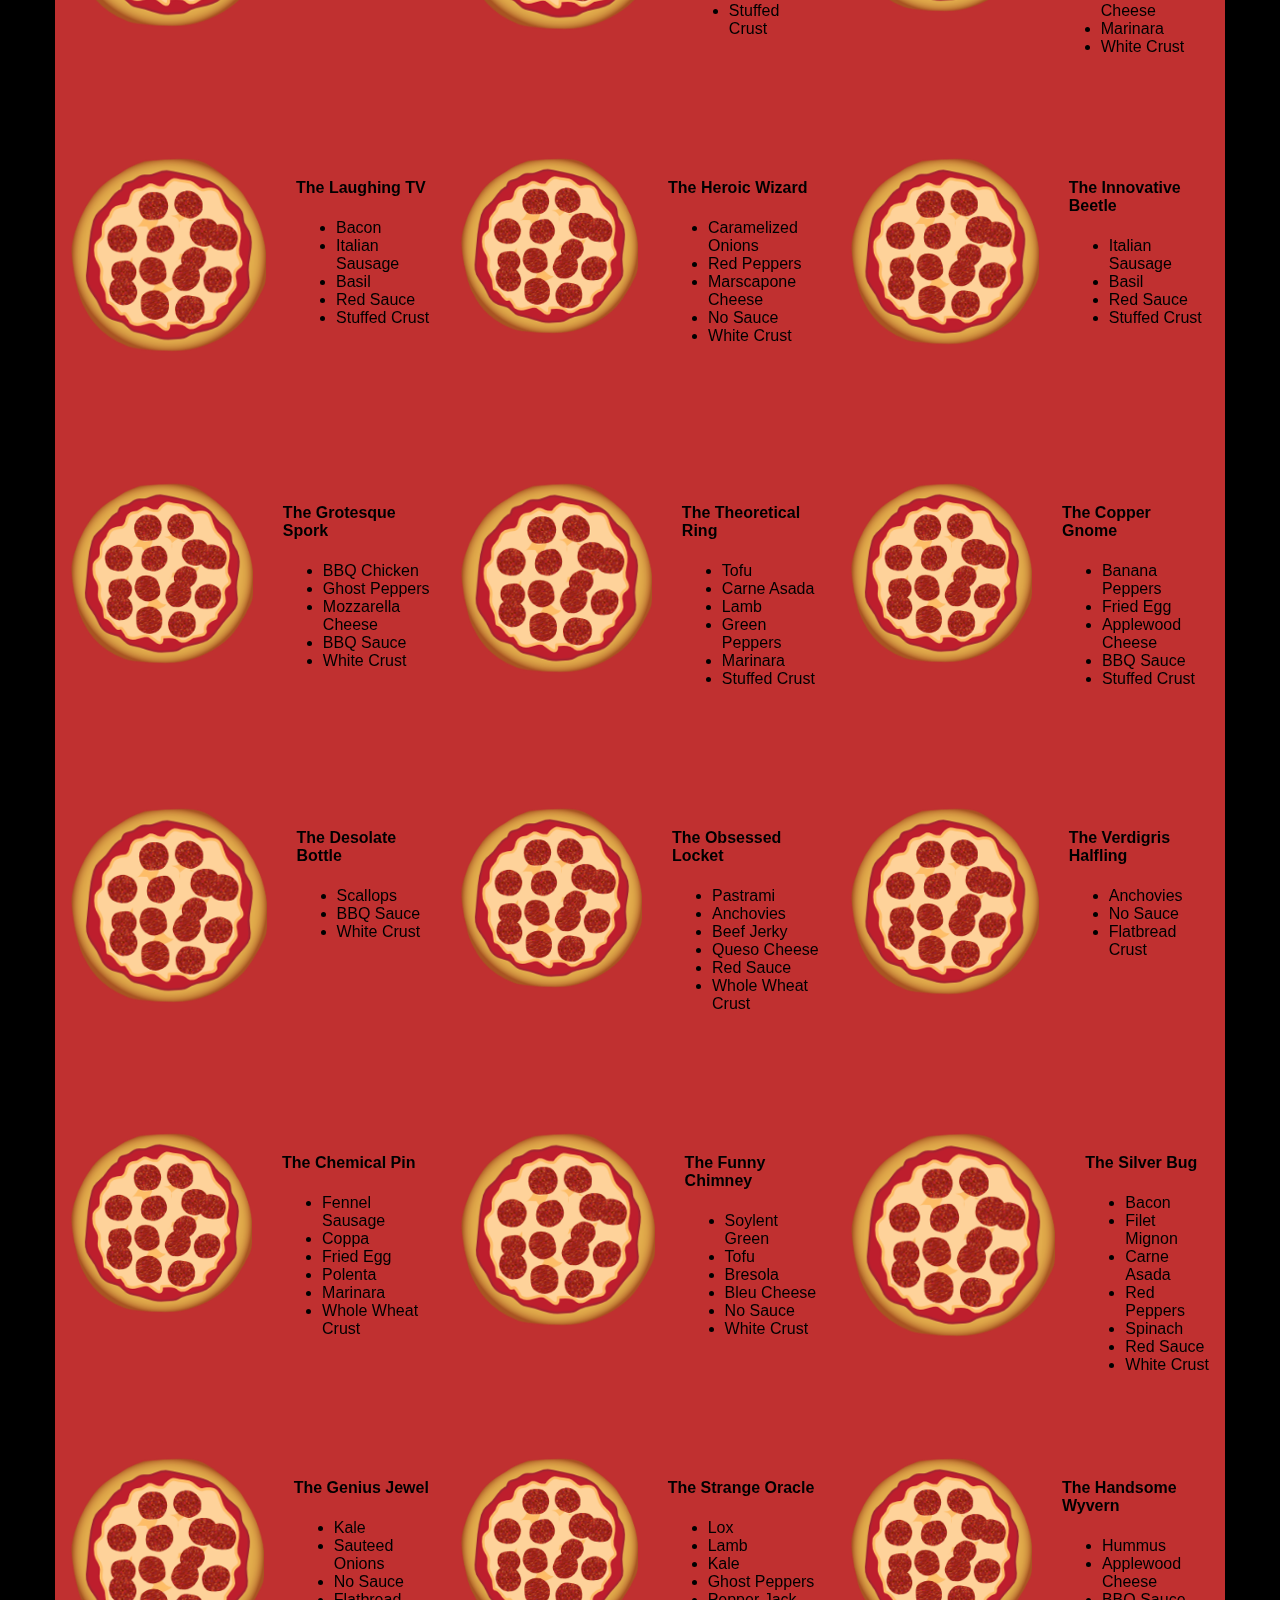
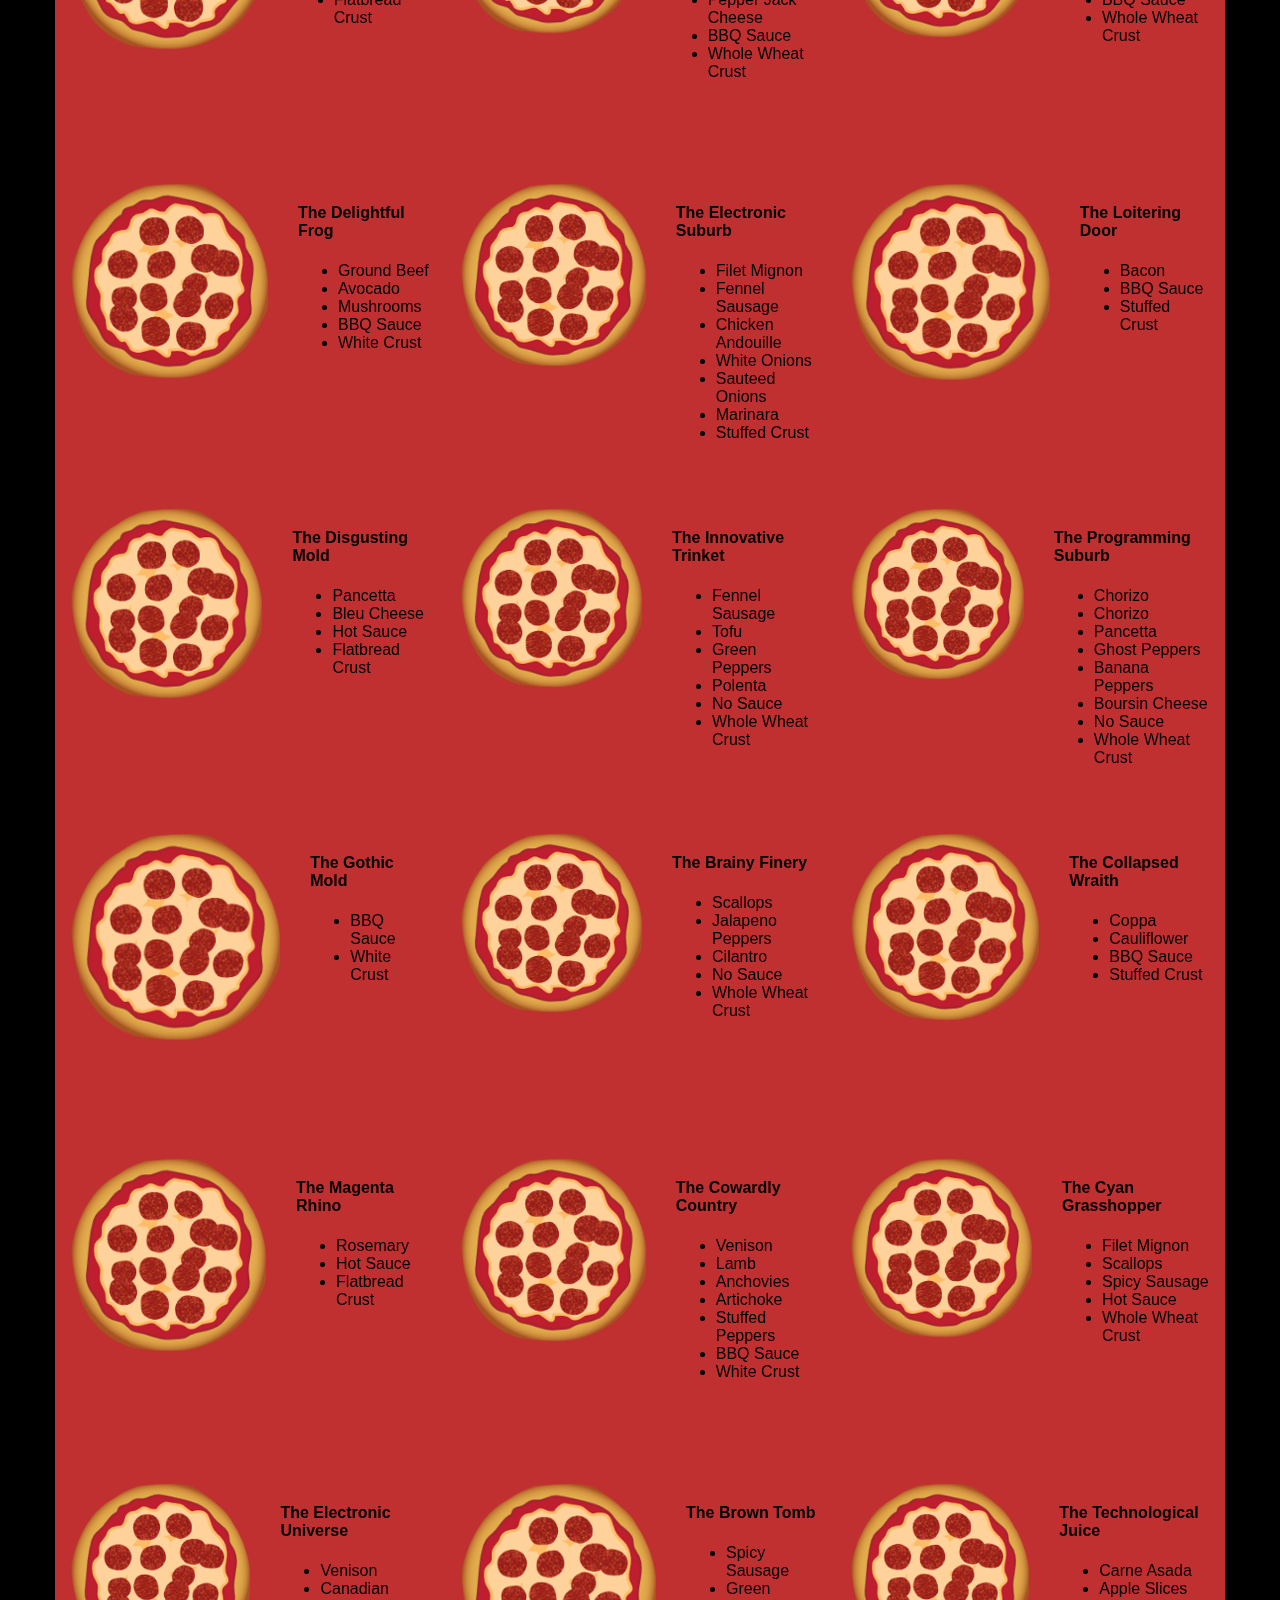
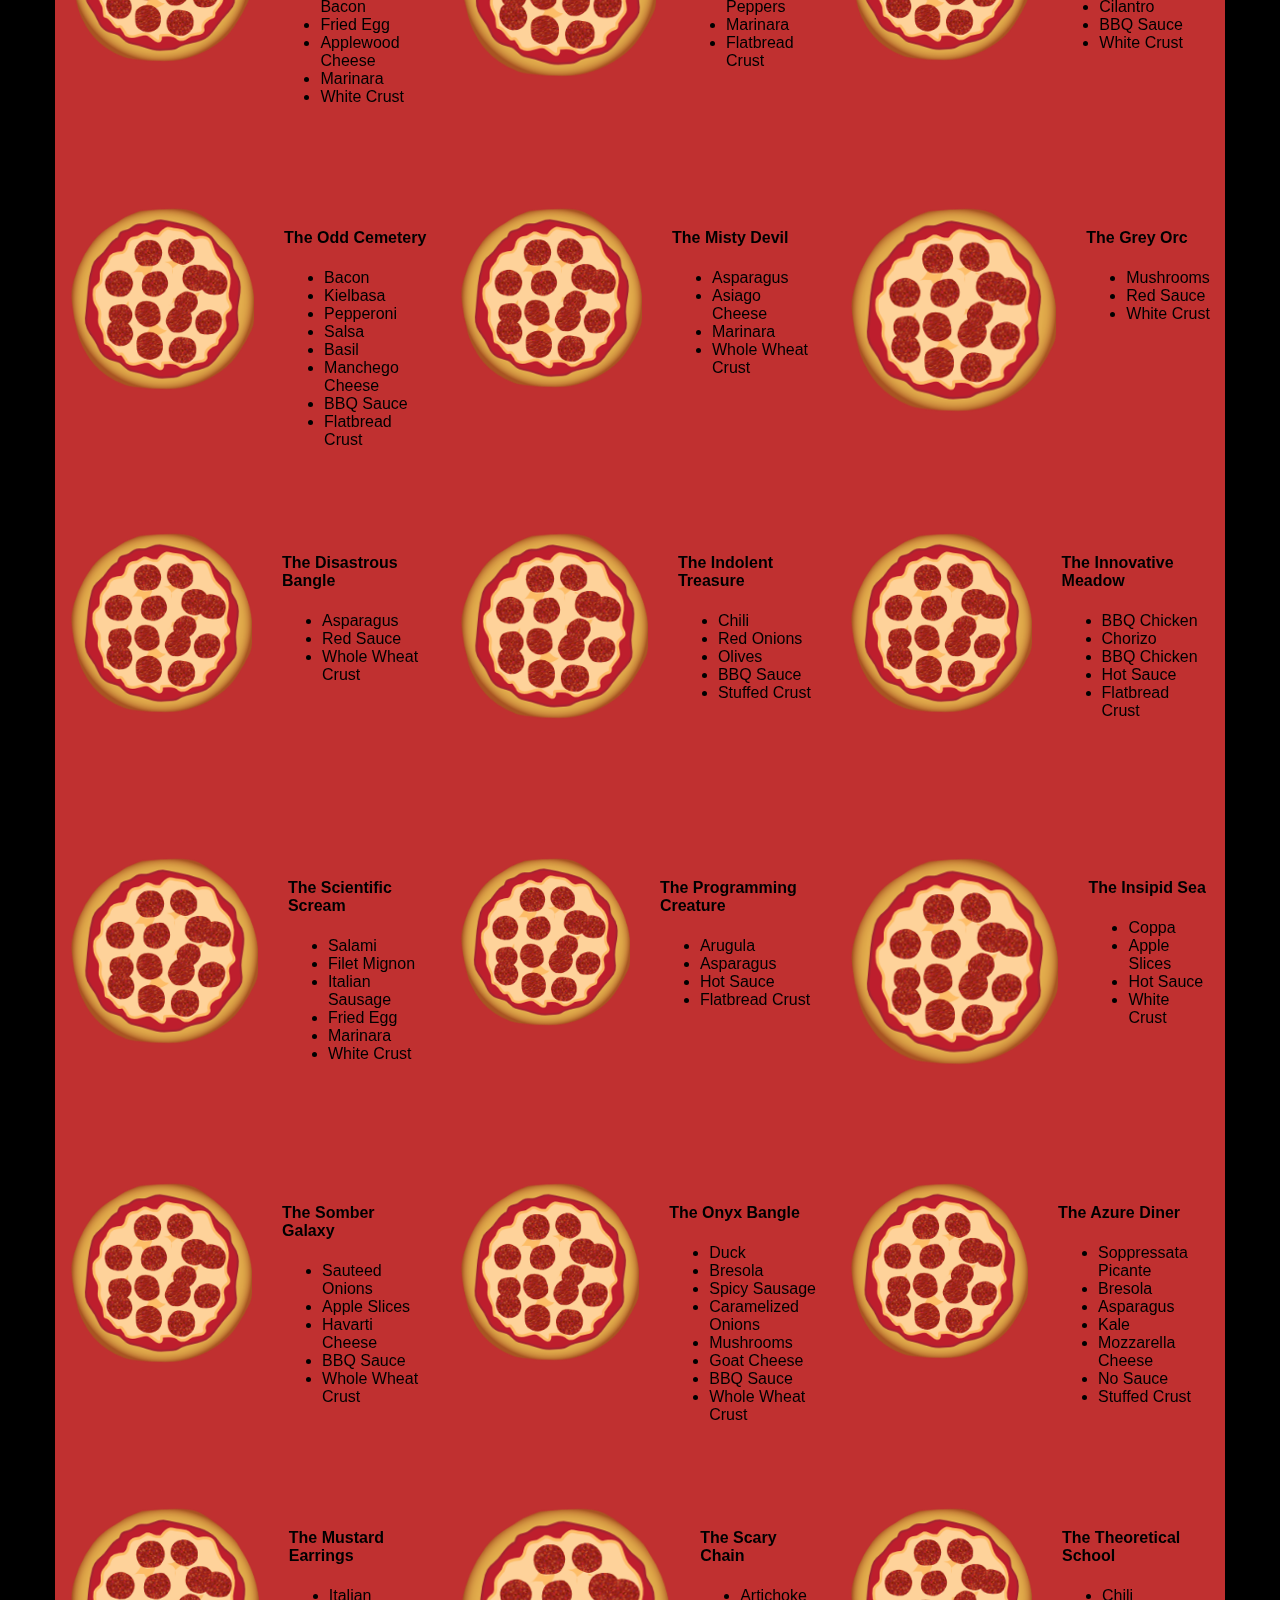
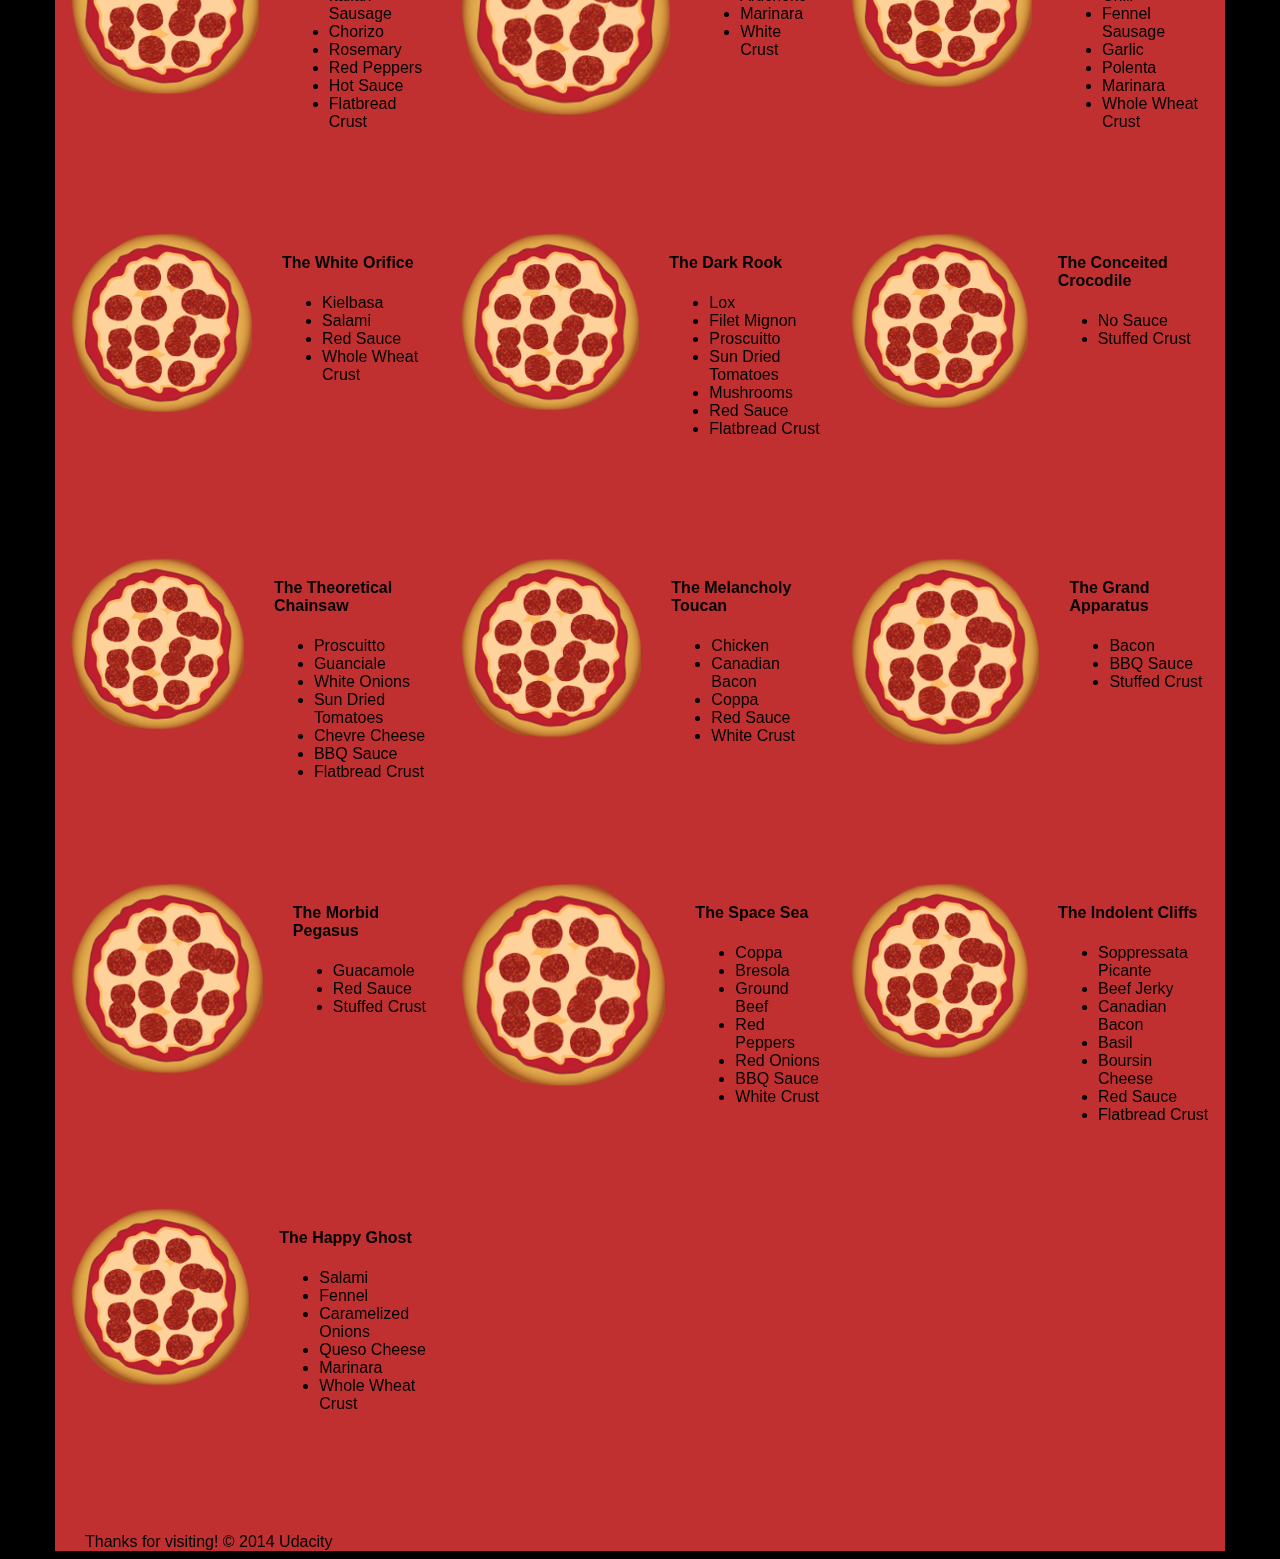
<file: minified/views/pizza.html>
<!DOCTYPE HTML><html><head> <meta name="viewport" content="width=device-width, initial-scale=1"/><style type="text/css">*{-webkit-box-sizing: border-box; -moz-box-sizing: border-box; -box-sizing: border-box;}body{font-family: "Trebuchet MS", Helvetica, sans-serif;background: black;}input{background: grey;font-size: 18px;}form{display: inline-block;}.centered{text-align: center;}#pizzaSize{font-weight: 800;}.mover{position: fixed;width: 256px;z-index: -1;}.randomPizzaContainer{float: left;display: flex;}.randomPizzaContainer:after{content: "";display: table;clear:both;}.container{background-color: rgba(240, 60, 60, 0.8);}</style></head><body> <div class="container"> <div id="header" class="row"> <div class="col-md-6"> <div class="row"> <div class="col-md-12"> <h1>Cam's Pizzeria</h1> <div class="row"> <div id="menu" class="col-md-12"> <form action="#randomPizzas"> <input type="submit" value="Menu"> </form> <form action="#ingredients"> <input type="submit" value="Our Ingredients"> </form> <form action="#locations"> <input type="submit" value="Locations"> </form> <form action="#" onsubmit="alert('Thanks for clicking! This button doesn\\'t do anything because this is a fake pizzeria :\\)')"> <input type="submit" value="Contact Us"> </form> </div></div></div></div></div><div id="movingPizzas1" class="col-md-6"> </div></div><div id="callToAction" class="row"> <div class="col-md-4"> <img id="pizzeriaImg" src="images/transparent.png" class="img-responsive"> </div><div class="col-md-8"> <div class="row"> <div class="col-md-12"> <h2>We Have Hundreds of Pizza Recipes!</h2> <p>At Cam's Pizzeria, we know you want options. Pepperoni? Boring. Cheese? No way! Sausage? C'mon, let's get creative.</p><p>We have every pizza ingredient imaginable in our kitchen because we know you take choice seriously. Take a look through our menu of hundreds of pizza options and we know that you'll find something you love.</p></div></div><div class="row"> <div class="col-md-6 col-md-push-3"> <form action="#randomPizzas"> <input type="submit" value="Pick a Pizza Now!"> </form> </div></div></div></div><div id="ingredients" class="row"> <div class="col-md-8 col-md-push-2"> <div class="row"> <div class="col-md-12 centered"> <h2>Ingredients!</h2> </div></div><div class="row"> <div class="col-md-12"> <p>We've scoured the planet for the best pizza ingredients. Our crack team of ingredient specialists are on constant lookout for new and interesting pizza ingredients.</p><p>We have classic meats like pepperoni, sausage, and barbecue chicken. But you can find even more fun meats like coppa, kielbasa and soylent green on our menu too.</p><p>Not interested in meat? No problem! We love our veggies too :) We have everything from arugula to zucchini.</p></div></div></div></div><div id="locations" class="row"> <div class="col-md-12"> <h2 style="text-align: center">Locations!</h2> <div class="row"> <div class="col-md-6"> <h3>Pizza Road</h3> <p>1800 Pizza Road<br>San Francisco, CA<br>01010<br>555-555-5555</p></div><div class="col-md-6"> <h3>Classic Pie Way</h3> <p>999 Classic Pie Way<br>New York, NY<br>00100<br>555-555-5555</p></div></div></div></div><div id="pizzaGenerator" class="row"> <div class="col-md-12"> <h2 style="text-align: center">Our Pizzas!</h2> <div class="row"> <div class="col-md-12"> <em>What size pizza would you like? Use the slider below to change pizza sizes.</em> </div><div id="pizzaSize" class="col-md-6">Medium</div><div class="col-md-12"> <input id="sizeSlider" type="range" min="1" max="3" value="2" step="1" onchange="resizePizzas(this.value)"></input> </div></div><div id="randomPizzas" class="row"> <div id="pizza0" class="randomPizzaContainer" style="width:33.33%;"> <div class="col-md-6"> <img id="pizzaUdacity" src="images/transparent.png" class="img-responsive"> </div><div class="col-md-6"> <h4>The Udacity Special</h4> <ul> <li>Turkey</li><li>Tofu</li><li>Cauliflower</li><li>Sun Dried Tomatoes</li><li>Velveeta Cheese</li><li>Red Sauce</li><li>Whole Wheat Crust</li></ul> </div></div><div id="pizza1" class="randomPizzaContainer" style="width:33.33%;"> <div class="col-md-6"> <img id="pizzaCameron"src="images/transparent.png" class="img-responsive"> </div><div class="col-md-6"> <h4>The Cameron Special</h4> <ul> <li>Chicken</li><li>Hot Sauce</li><li>White Crust</li></ul> </div></div></div></div></div><div id="footer" class="col-md-12">Thanks for visiting! &copy; 2014 Udacity</div></div><script type="text/javascript" src="js/main.js" async></script><script type="text/javascript" src="js/styleloader.js" async></script></body></html>
</file>
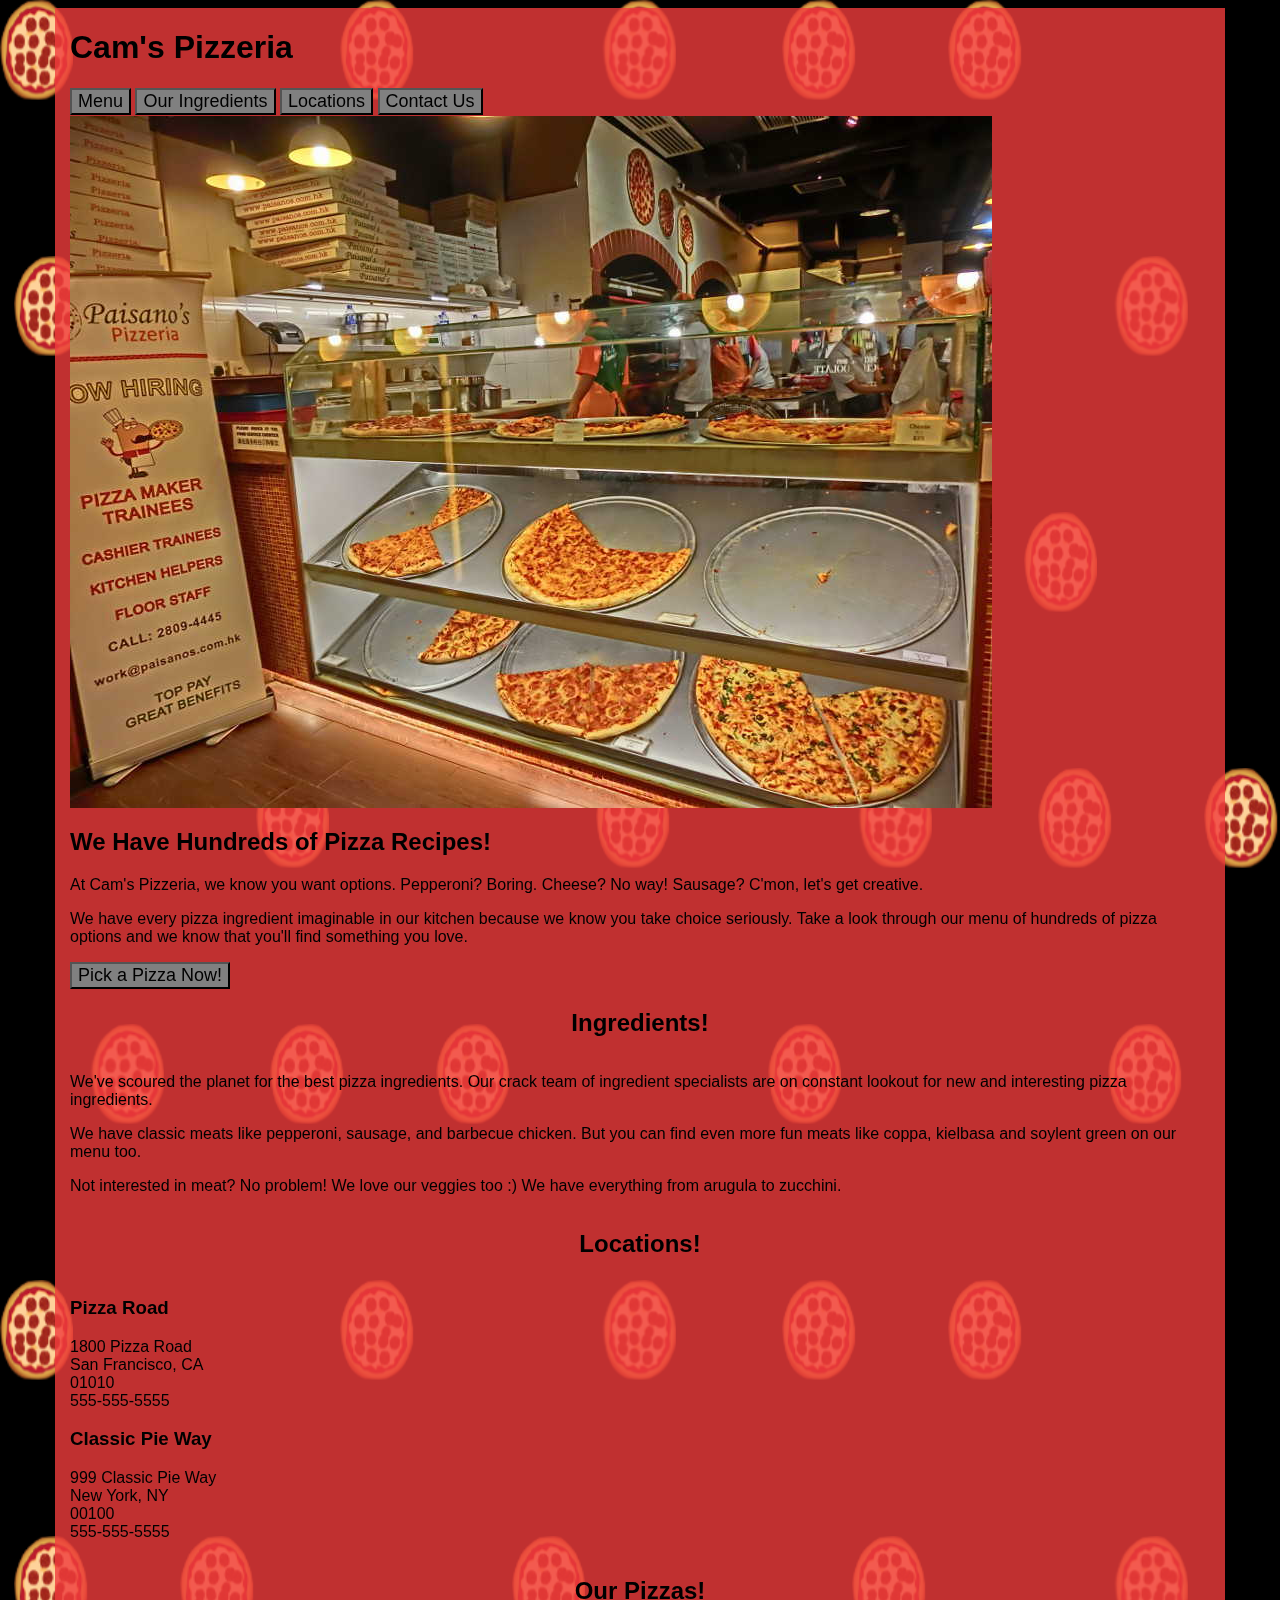
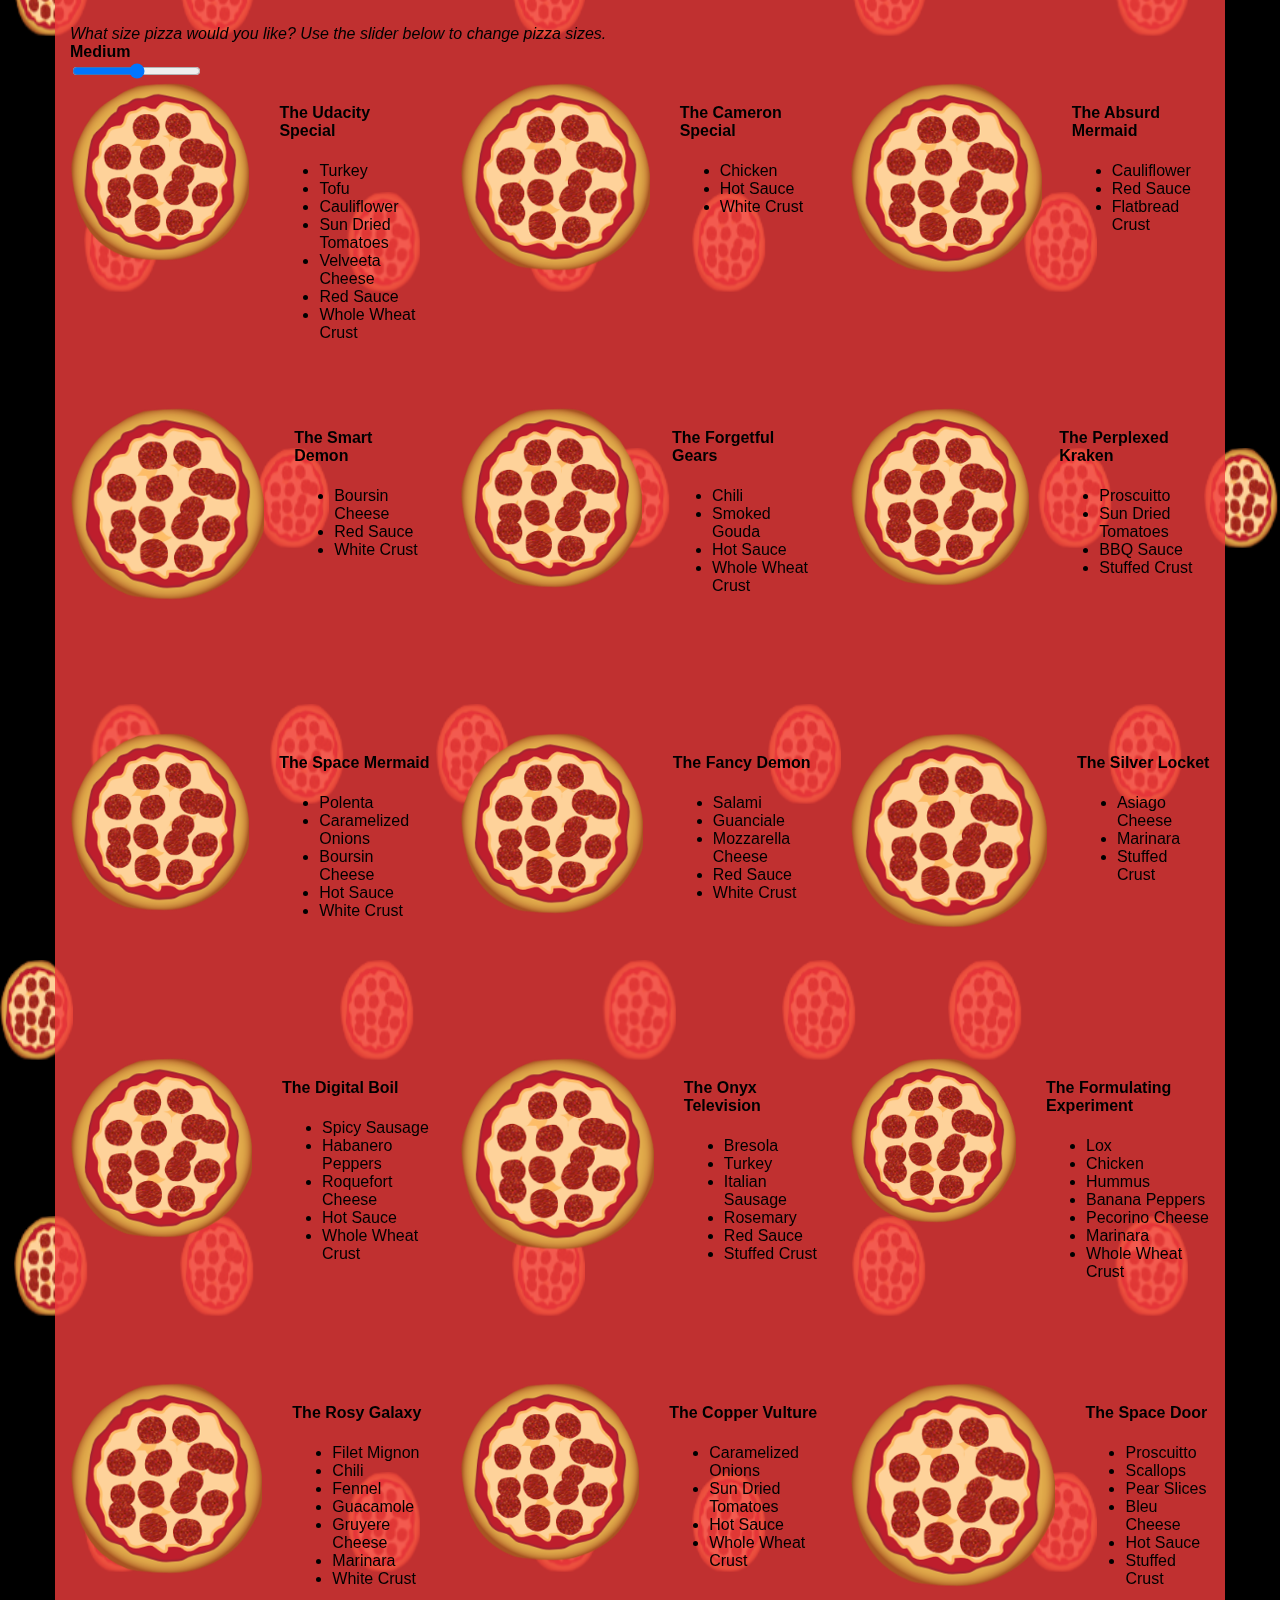
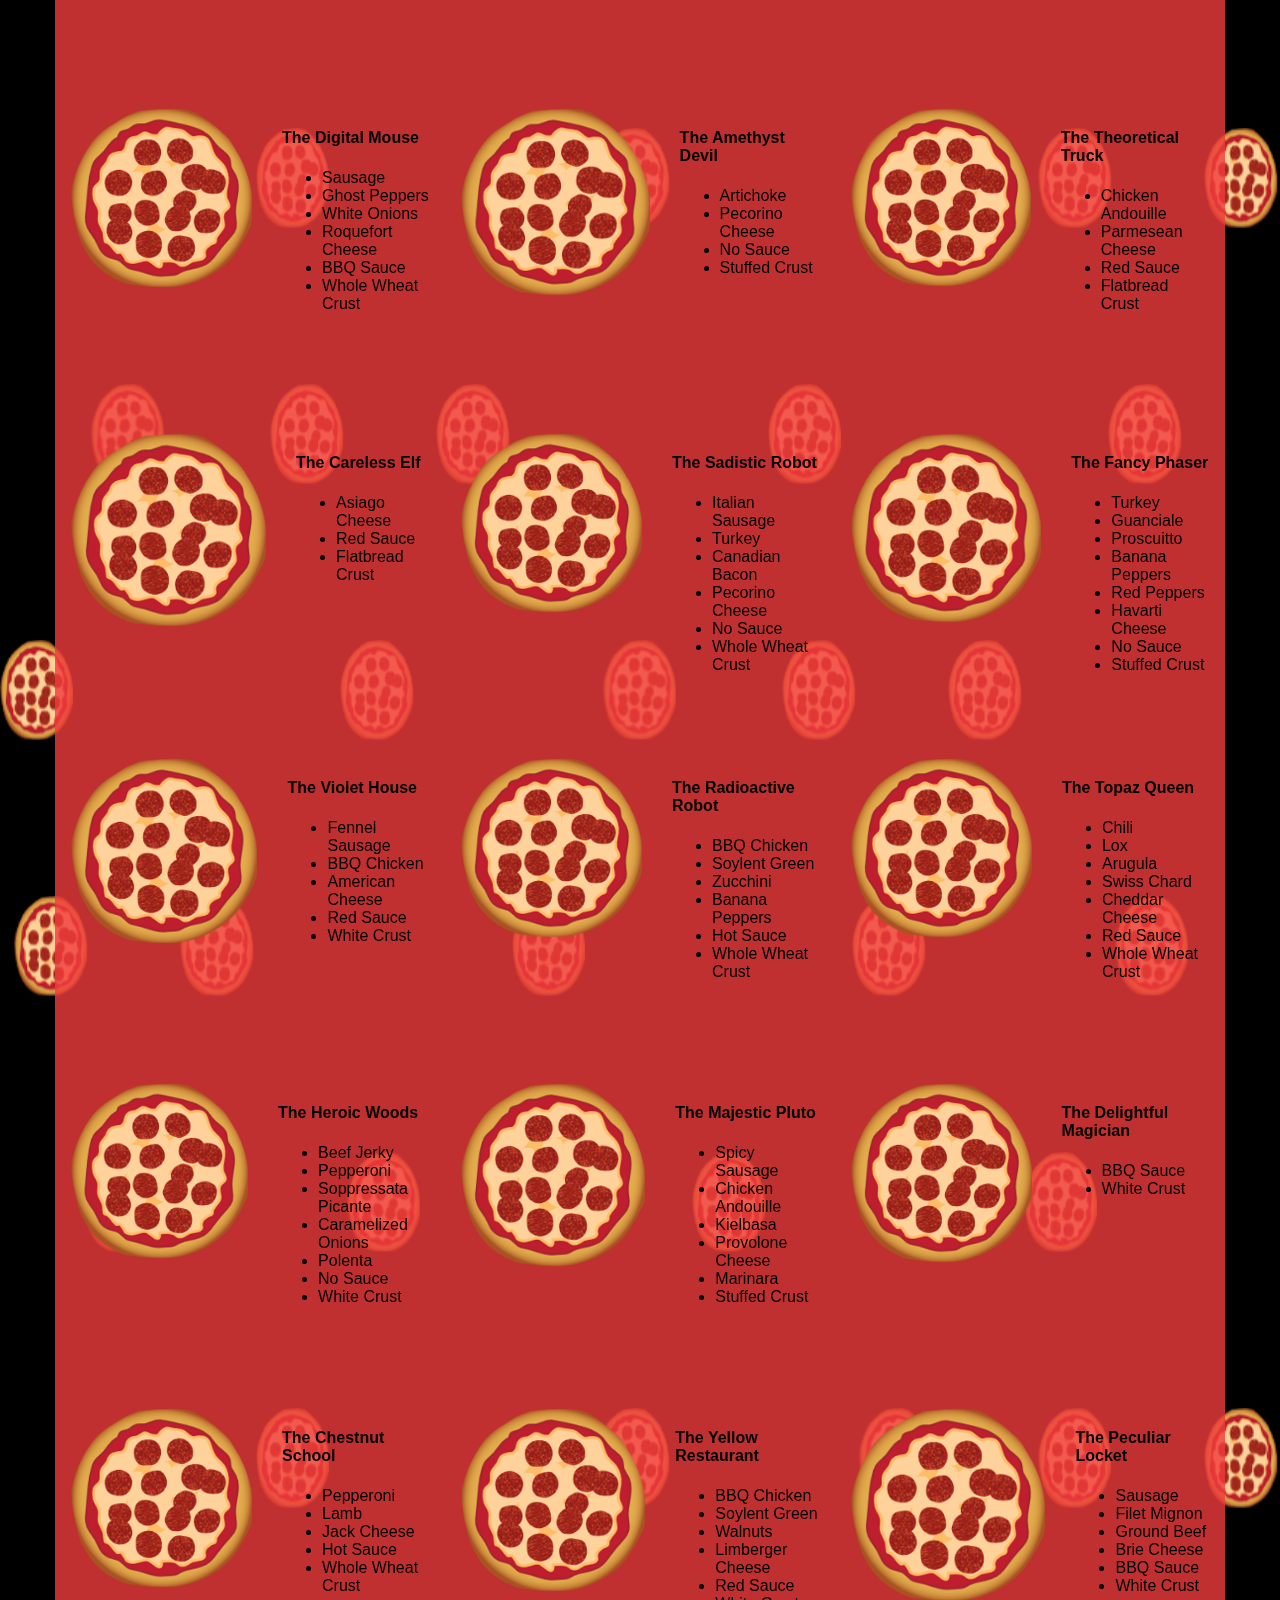
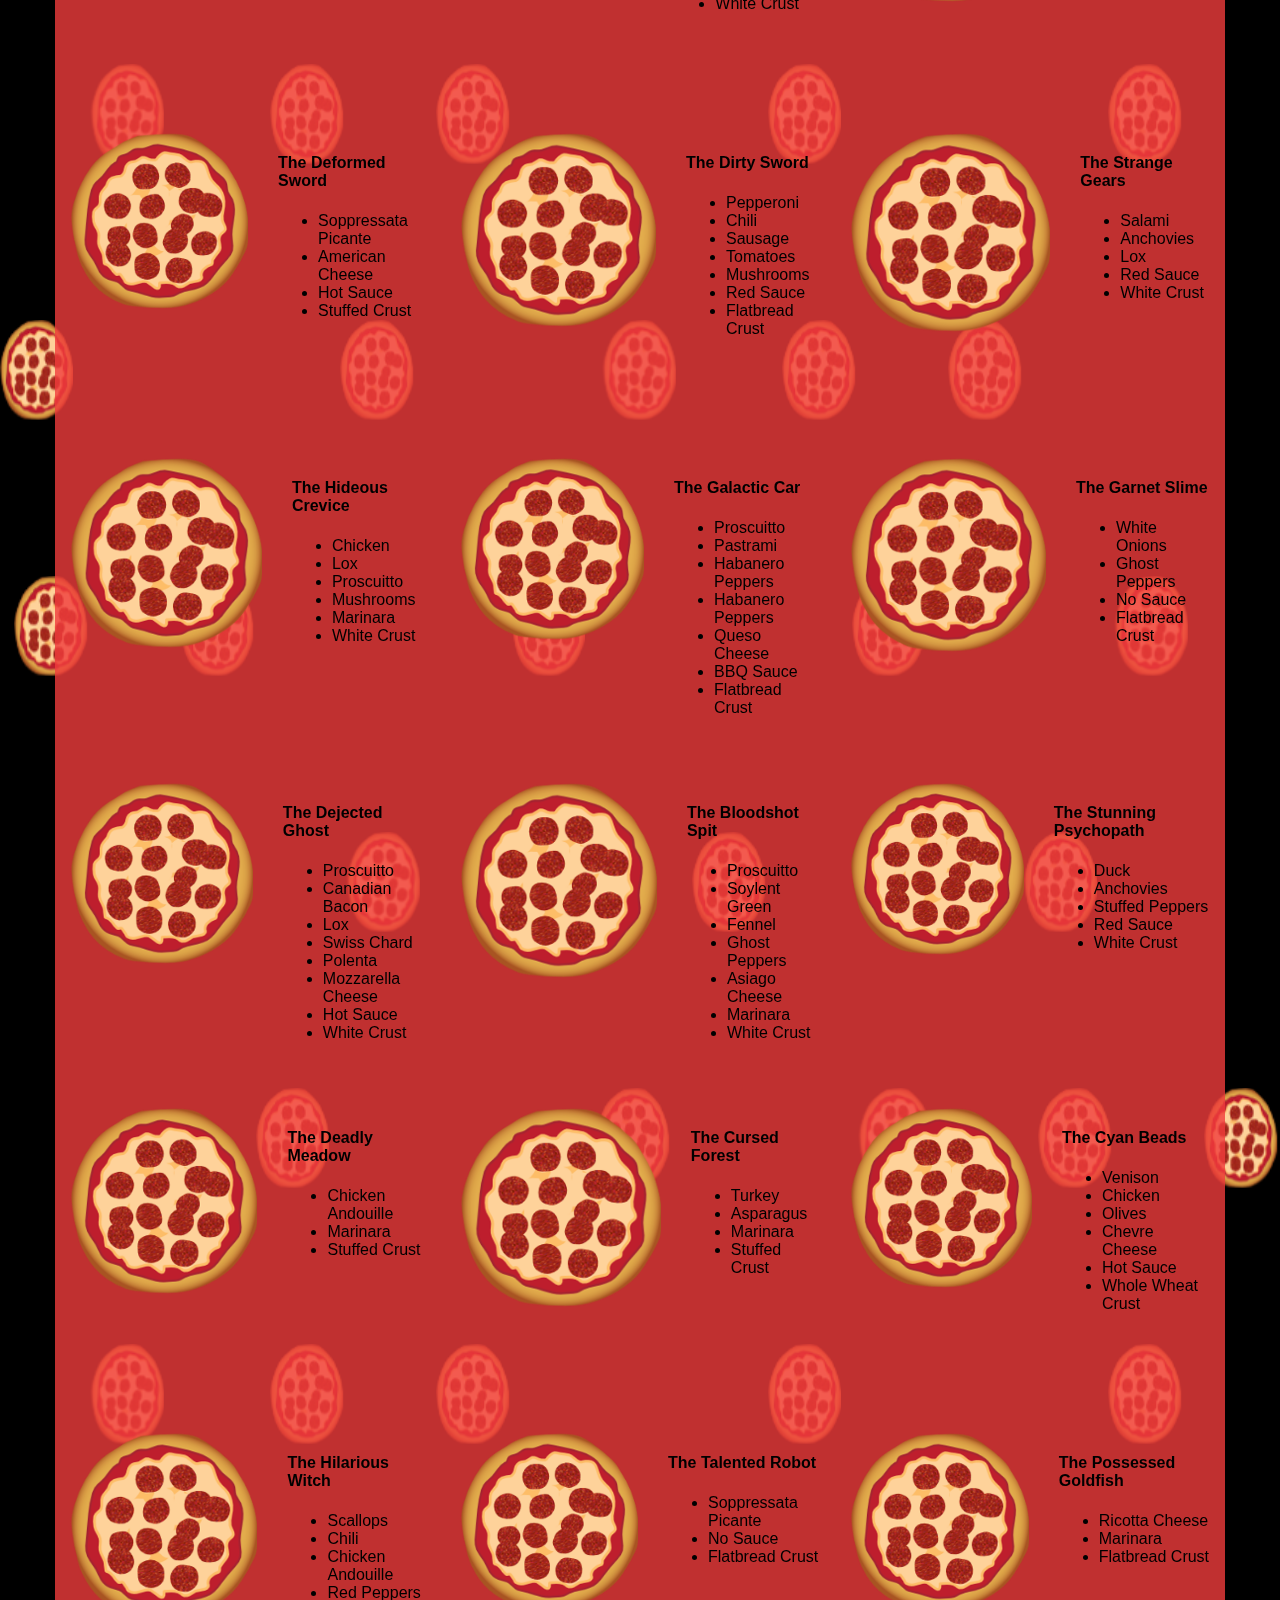
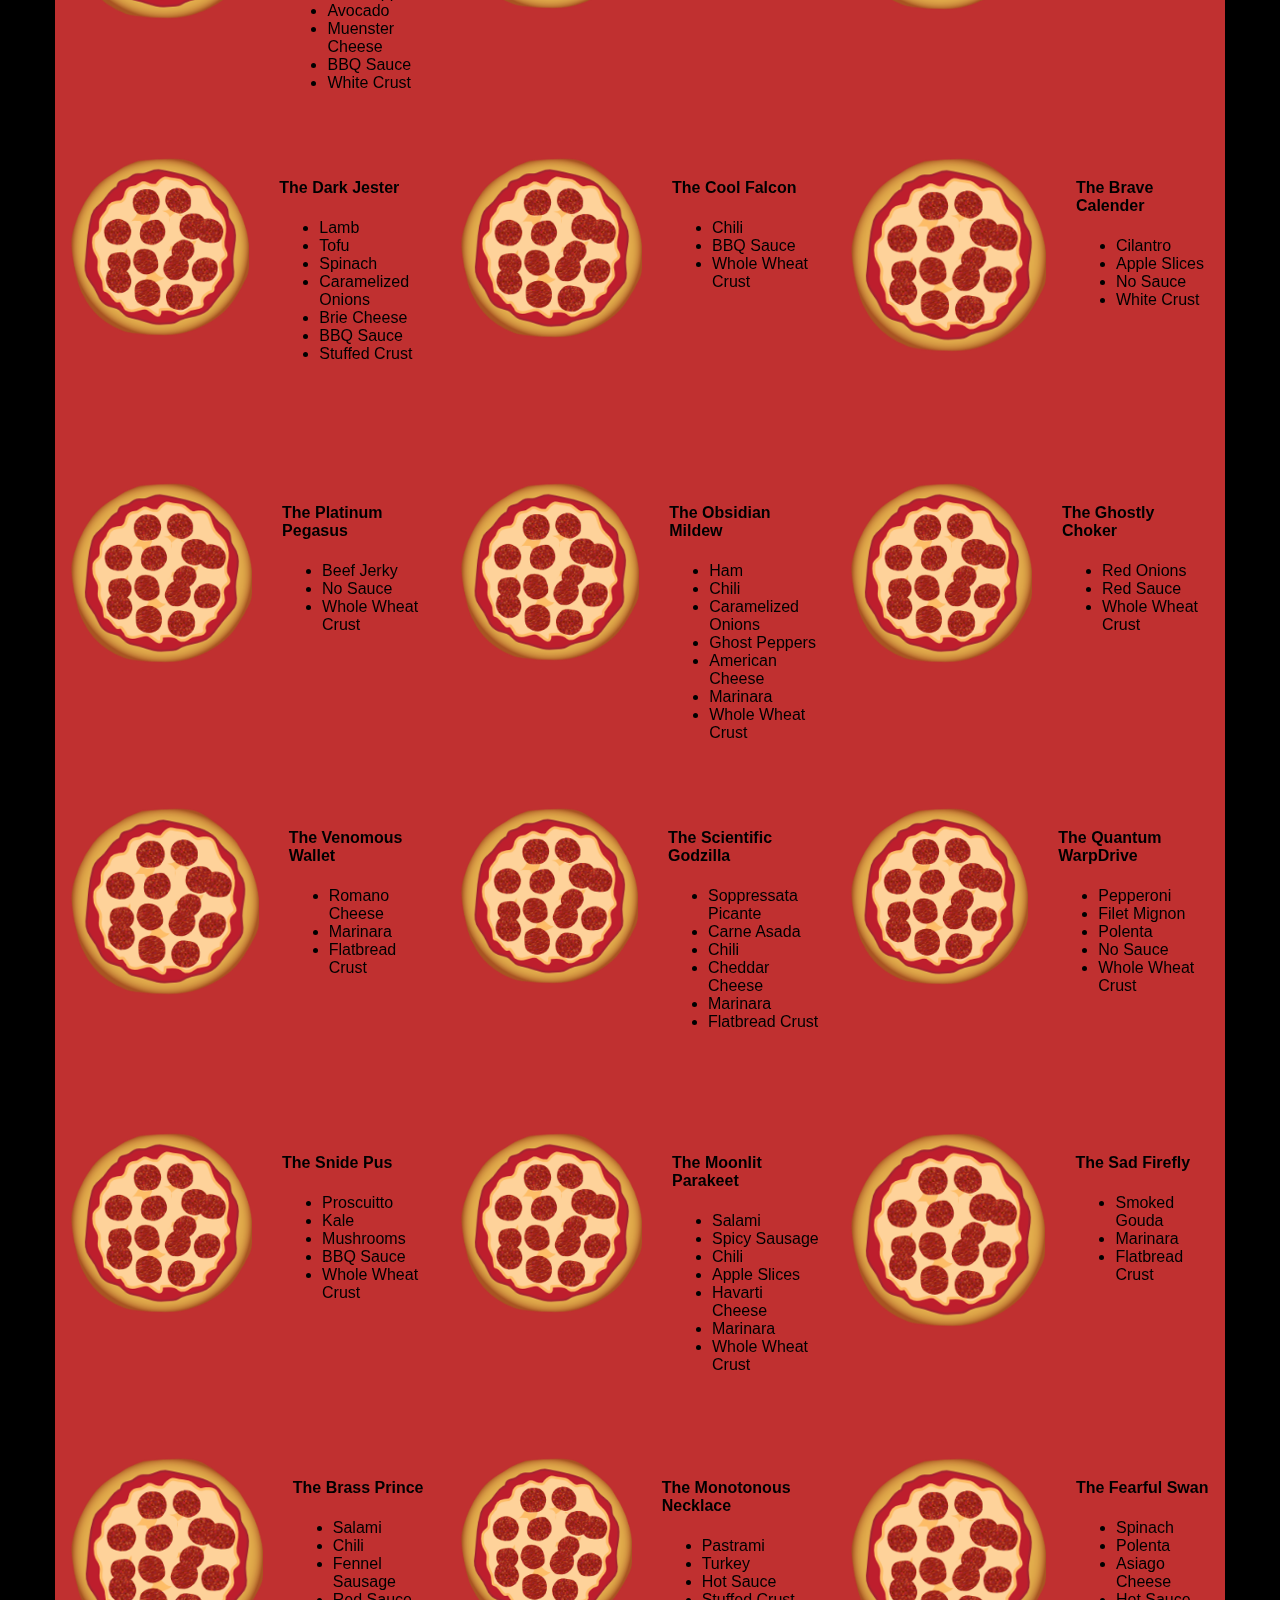
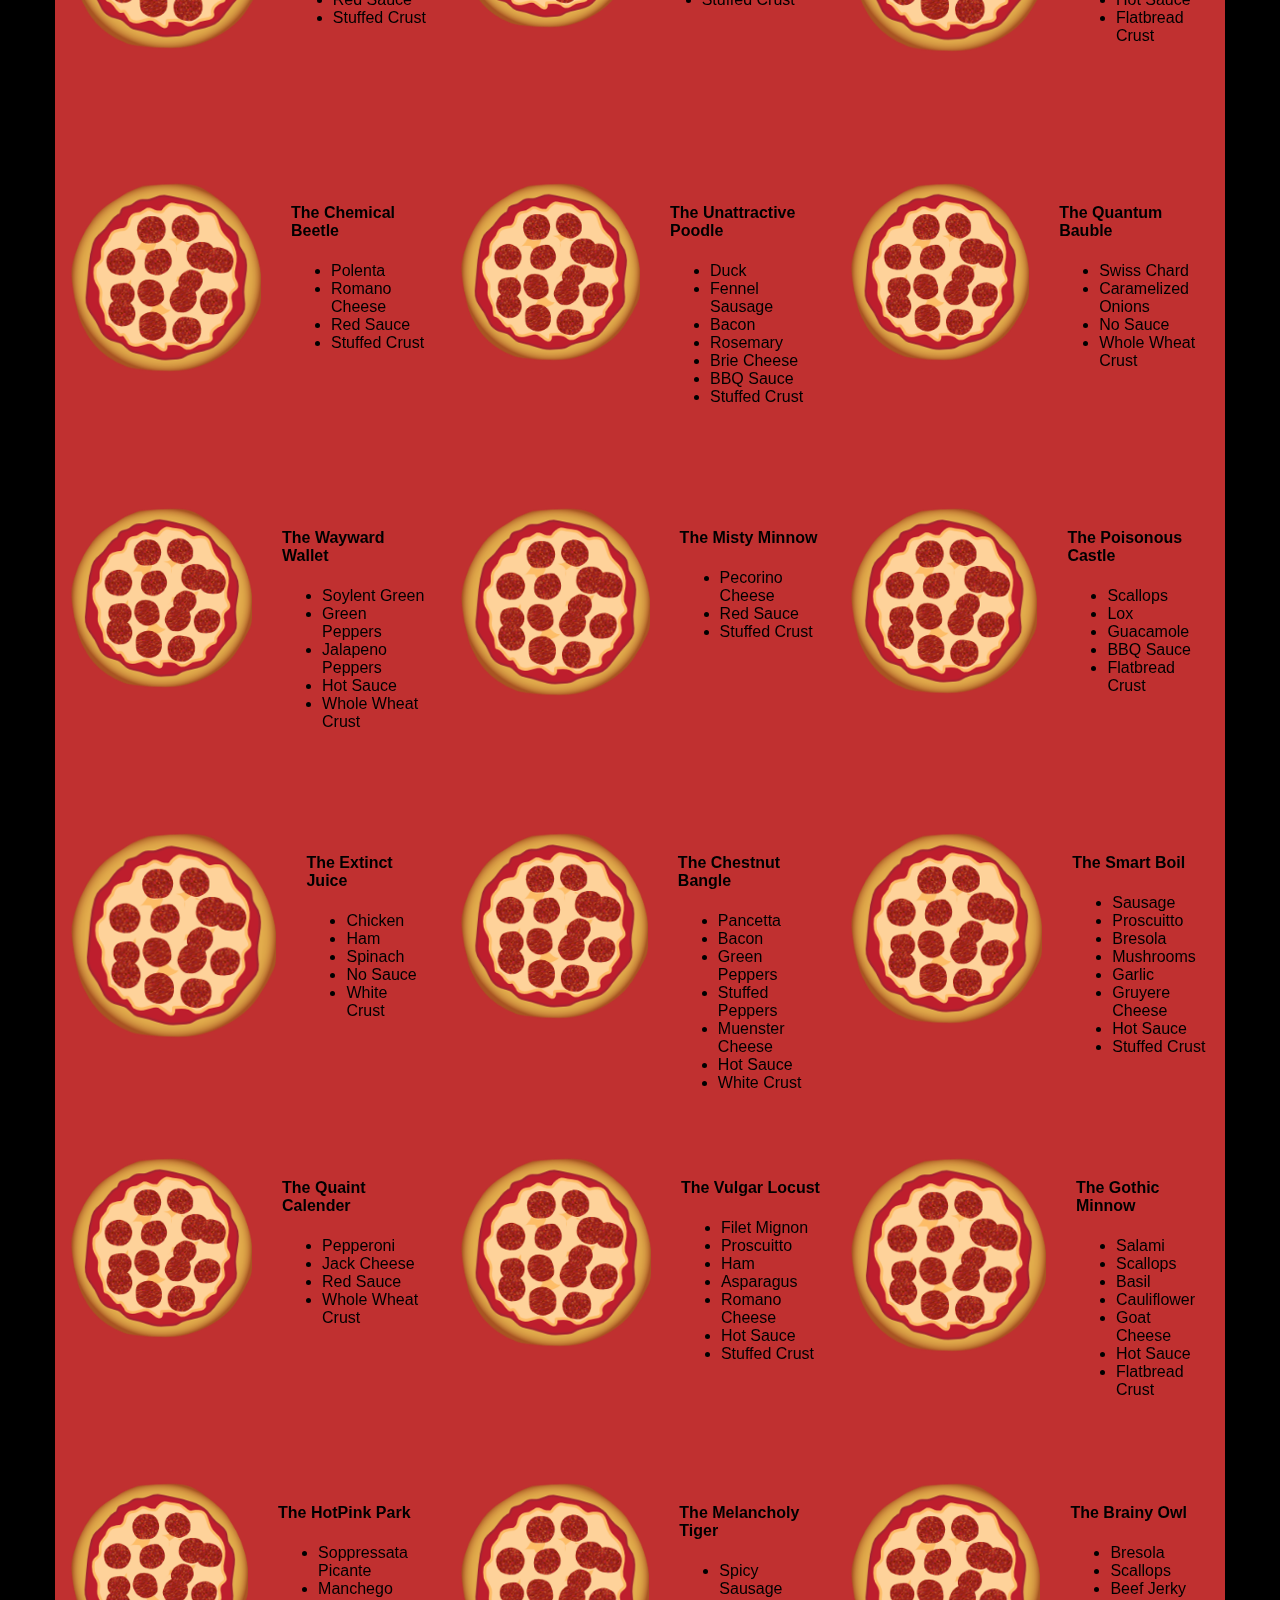
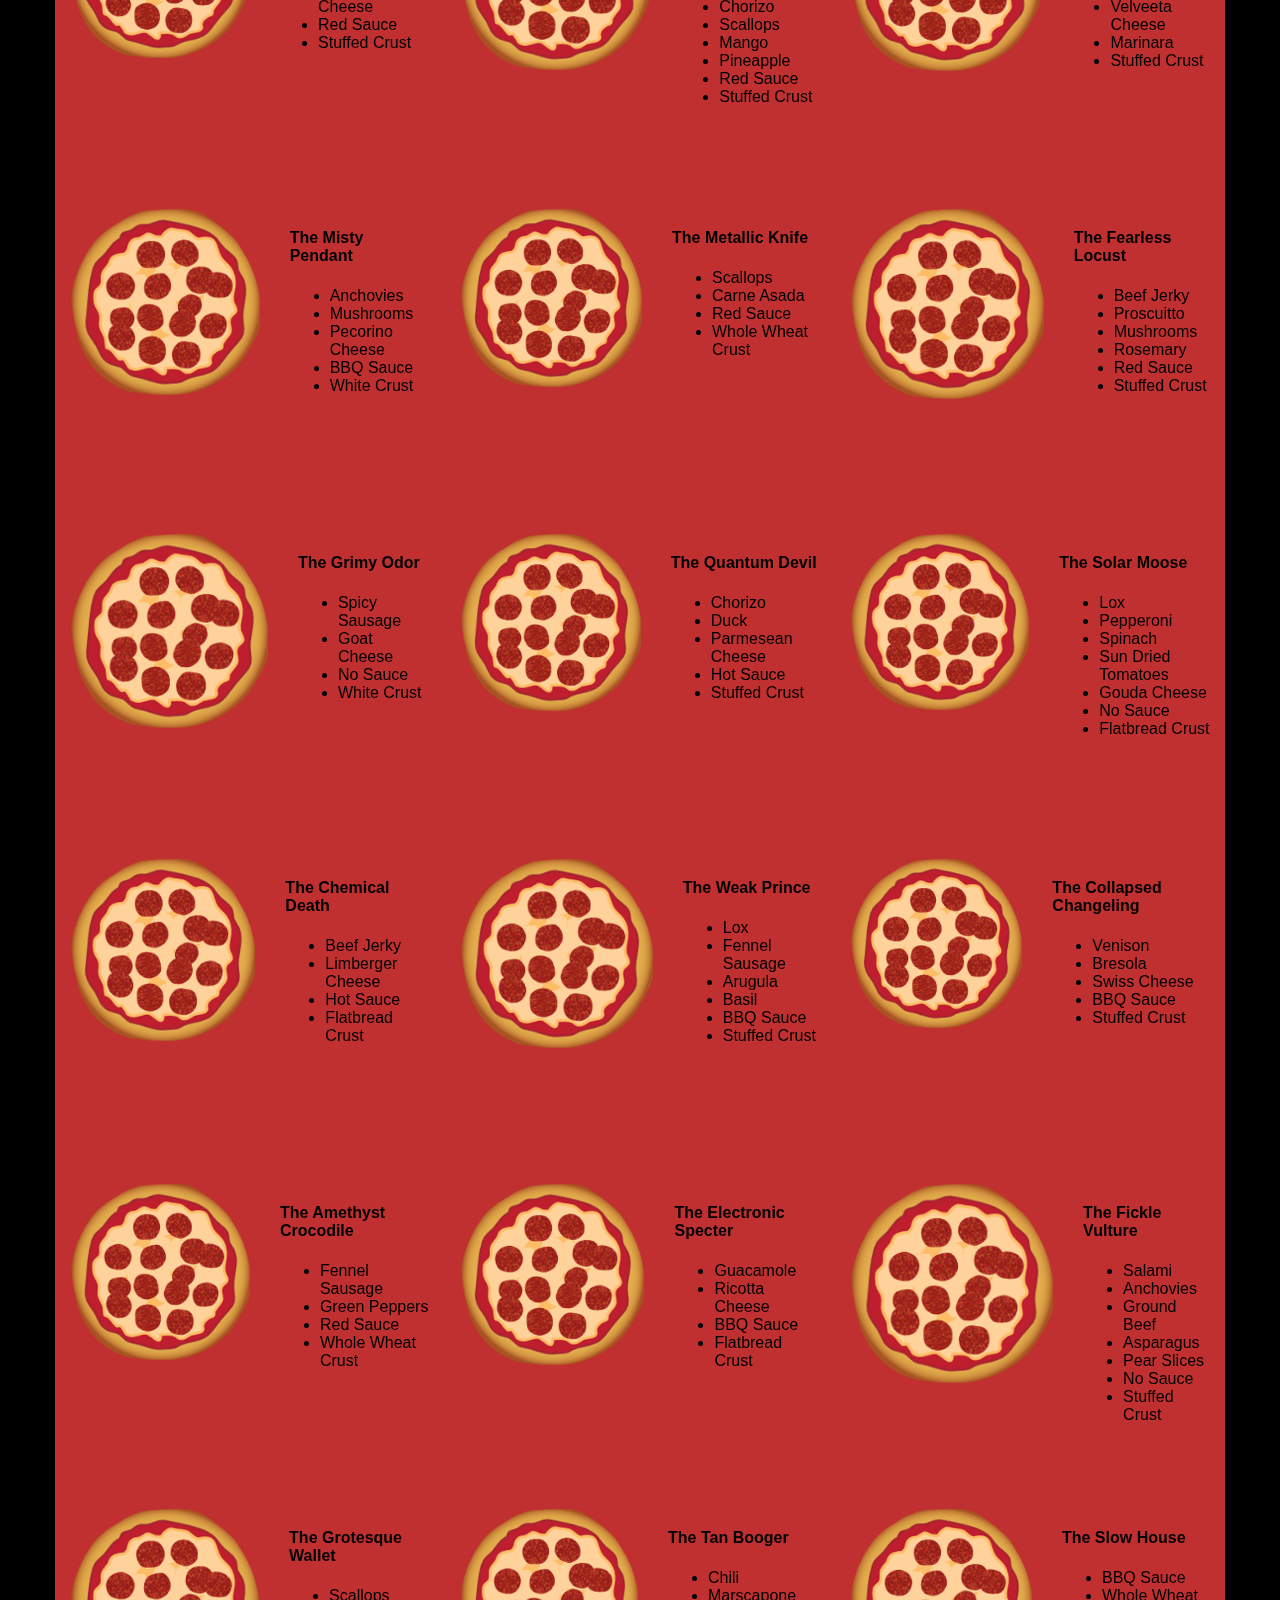
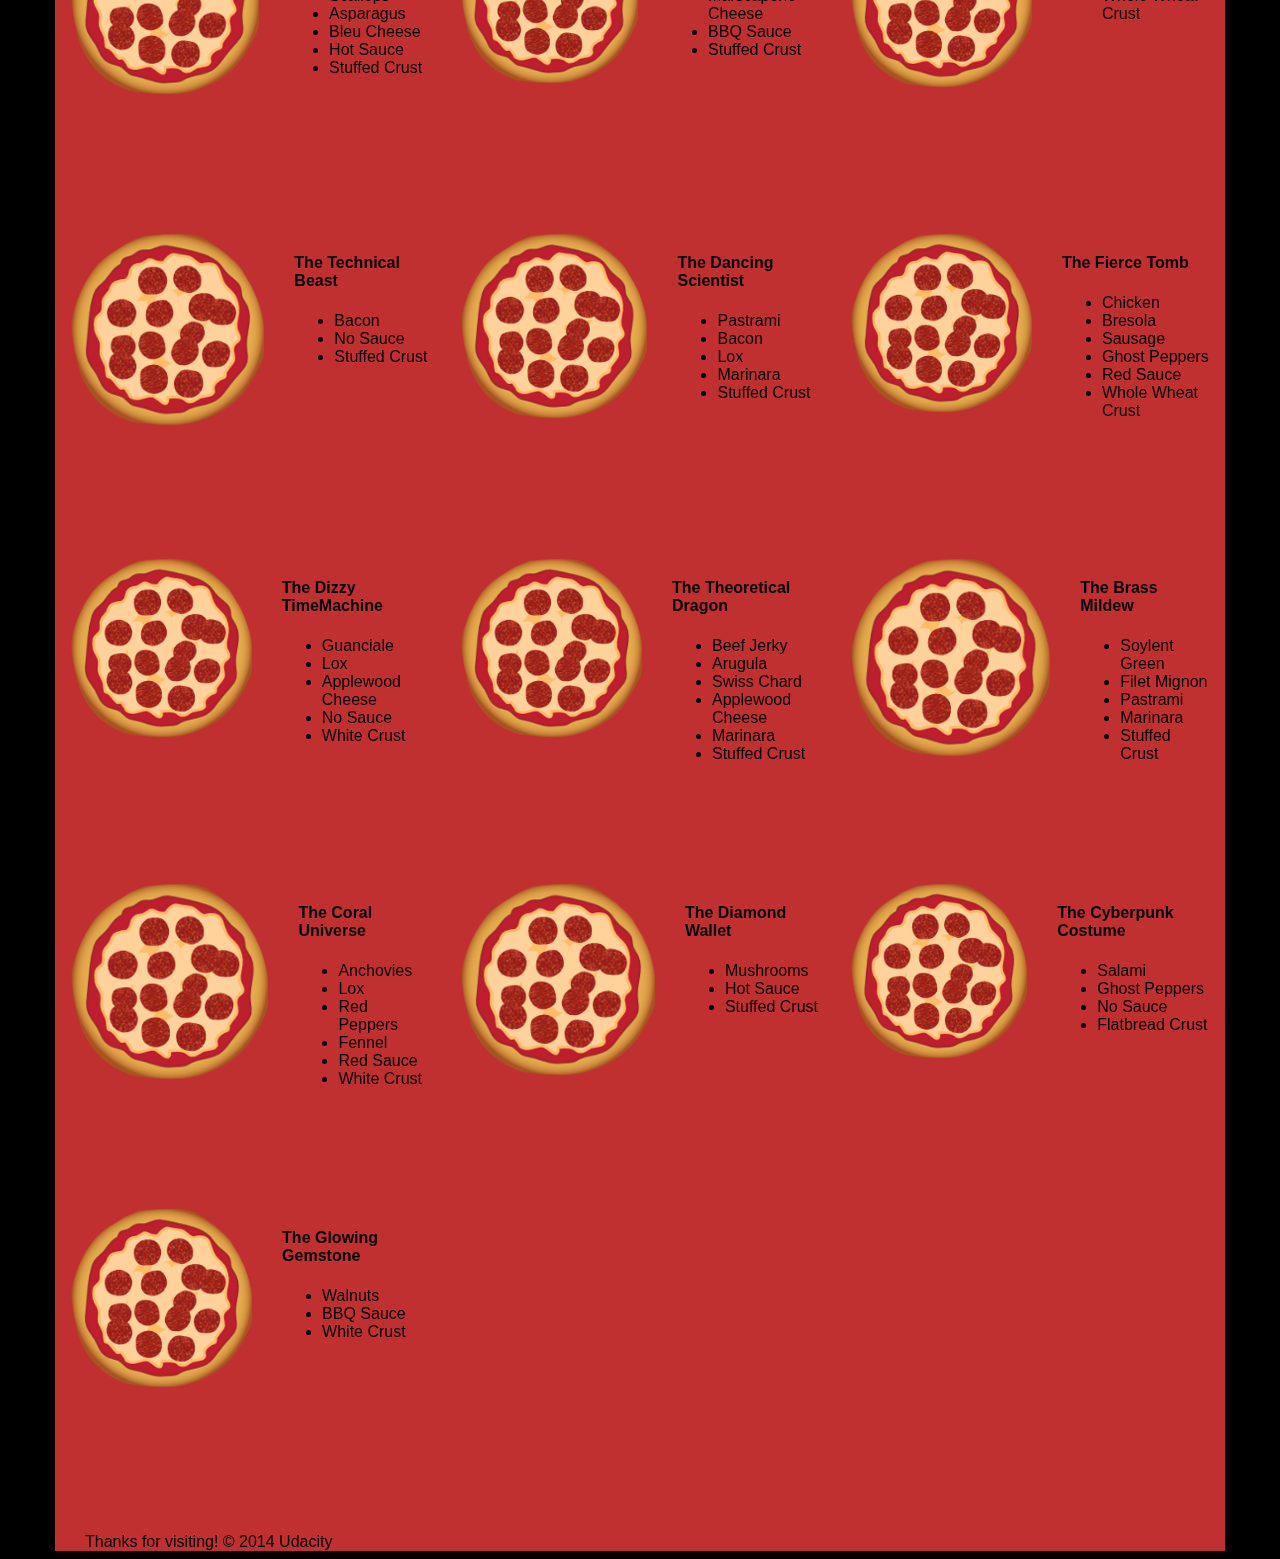
<file: unminified/views/pizza.html>
<!DOCTYPE HTML>
<html>
<head>  
<meta name="viewport" content="width=device-width, initial-scale=1"/>

	<style type="text/css">
	* {
  -webkit-box-sizing: border-box;
  -moz-box-sizing: border-box;
  -box-sizing: border-box;
	}

	body {
		font-family: "Trebuchet MS", Helvetica, sans-serif;
		background: black;
	}

	input {
		background: grey;
		font-size: 18px;
	}

	form {
		display: inline-block;
	}

	.centered {
		text-align: center;
	}

	#pizzaSize {
		font-weight: 800;
	}

	.mover {
		position: fixed;
		width: 256px;
		z-index: -1;
	}

	.randomPizzaContainer {
		float: left;
		display: flex;
	}

	.randomPizzaContainer:after {
		content: "";
		display: table;
		clear:both;
	}

	.container {
		background-color: rgba(240, 60, 60, 0.8);
	}
	</style>
</head>

<body>
  <div class="container">
    <div id="header" class="row">
      <div class="col-md-6">
        <div class="row">
          <div class="col-md-12">
            <h1>Cam's Pizzeria</h1>
            <div class="row">
              <div id="menu" class="col-md-12">
                <form action="#randomPizzas">
                  <input type="submit" value="Menu">
                </form>
                <form action="#ingredients">
                  <input type="submit" value="Our Ingredients">
                </form>
                <form action="#locations">
                  <input type="submit" value="Locations">
                </form>
                <form action="#" onsubmit="alert('Thanks for clicking! This button doesn\'t do anything because this is a fake pizzeria :\)')">
                  <input type="submit" value="Contact Us">
                </form>
              </div>
            </div>
          </div>
        </div>
      </div>
      <div id="movingPizzas1" class="col-md-6">
      </div>
    </div>
    <div id="callToAction" class="row">
      <div class="col-md-4">
        <img id="pizzeriaImg" src="images/transparent.png" class="img-responsive"> <!-- Image credit to: http://commons.wikimedia.org/wiki/File:HK_TST_night_%E5%98%89%E8%98%AD%E9%81%93_Granville_Road_restaurant_Paisano's_Pizzeria_pizza_Dec-2013.JPG -->
      </div>
      <div class="col-md-8">
        <div class="row">
          <div class="col-md-12">
            <h2>We Have Hundreds of Pizza Recipes!</h2>            
            <p>At Cam's Pizzeria, we know you want options. Pepperoni? Boring. Cheese? No way! Sausage? C'mon, let's get creative.</p>

            <p>We have every pizza ingredient imaginable in our kitchen because we know you take choice seriously. Take a look through our menu of hundreds of pizza options and we know that you'll find something you love.</p>
          </div>
        </div>
        <div class="row">
          <div class="col-md-6 col-md-push-3">
            <form action="#randomPizzas">
              <input type="submit" value="Pick a Pizza Now!">
            </form>
          </div>
        </div>
      </div>
    </div>
    <div id="ingredients" class="row">
      <div class="col-md-8 col-md-push-2">
        <div class="row">
          <div class="col-md-12 centered">
            <h2>Ingredients!</h2>
          </div>
        </div>
        <div class="row">
          <div class="col-md-12">
            <p>We've scoured the planet for the best pizza ingredients. Our crack team of ingredient specialists are on constant lookout for new and interesting pizza ingredients.</p>

            <p>We have classic meats like pepperoni, sausage, and barbecue chicken. But you can find even more fun meats like coppa, kielbasa and soylent green on our menu too.</p>

            <p>Not interested in meat? No problem! We love our veggies too :) We have everything from arugula to zucchini.</p>
          </div>
        </div>
      </div>
    </div>
    <div id="locations" class="row">
      <div class="col-md-12">
        <h2 style="text-align: center">Locations!</h2>
        <div class="row">
          <div class="col-md-6">
            <h3>Pizza Road</h3>
            <p>1800 Pizza Road<br>San Francisco, CA<br>01010<br>555-555-5555</p>
          </div>
          <div class="col-md-6">
            <h3>Classic Pie Way</h3>
            <p>999 Classic Pie Way<br>New York, NY<br>00100<br>555-555-5555</p>
          </div>
        </div>
      </div>
    </div>
    <div id="pizzaGenerator" class="row">
      <div class="col-md-12">
        <h2 style="text-align: center">Our Pizzas!</h2>
        <div class="row">
          <div class="col-md-12">
            <em>What size pizza would you like? Use the slider below to change pizza sizes.</em>
          </div>
          <div id="pizzaSize" class="col-md-6">Medium</div>
          <div class="col-md-12">
            <input id="sizeSlider" type="range" min="1" max="3" value="2" step="1" onchange="resizePizzas(this.value)"></input>
          </div>
        </div>
        <div id="randomPizzas" class="row">
          <div id="pizza0" class="randomPizzaContainer" style="width:33.33%;">
            <div class="col-md-6">
              <img id="pizzaUdacity" src="images/transparent.png" class="img-responsive">
            </div>
            <div class="col-md-6">
              <h4>The Udacity Special</h4>
              <ul>
                <li>Turkey</li>
                <li>Tofu</li>
                <li>Cauliflower</li>
                <li>Sun Dried Tomatoes</li>
                <li>Velveeta Cheese</li>
                <li>Red Sauce</li>
                <li>Whole Wheat Crust</li>
              </ul>
            </div>
          </div>
          <div id="pizza1" class="randomPizzaContainer" style="width:33.33%;">
            <div class="col-md-6">
              <img id="pizzaCameron"src="images/transparent.png" class="img-responsive">
            </div>
            <div class="col-md-6">
              <h4>The Cameron Special</h4>
              <ul>
                <li>Chicken</li>
                <li>Hot Sauce</li>
                <li>White Crust</li>
              </ul>
            </div>
          </div>
        </div>
      </div>
    </div>
    <div id="footer" class="col-md-12">Thanks for visiting! &copy; 2014 Udacity</div>
  </div>
  <script type="text/javascript" src="js/main.js" async></script>
	<script type="text/javascript" src="js/styleloader.js" async></script>
</body>

</html>
</file>
<file: minified/css/print.css>
@media print{*{background: transparent !important; color: black !important; text-shadow: none !important; filter:none !important; -ms-filter: none !important;}a, a:visited{color: #444 !important; text-decoration: underline;}a[href]:after{content: " (" attr(href) ")";}tr, img{page-break-inside: avoid;}img{max-width: 100% !important;}@page{margin: 0.5cm;}p, h2, h3{orphans: 3; widows: 3;}h2, h3{page-break-after: avoid;}}
</file>
<file: unminified/css/print.css>
@media print {
  * { background: transparent !important; color: black !important; text-shadow: none !important; filter:none !important; -ms-filter: none !important; }
  a, a:visited { color: #444 !important; text-decoration: underline; }
  a[href]:after { content: " (" attr(href) ")"; }
  tr, img { page-break-inside: avoid; }
  img { max-width: 100% !important; }
  @page { margin: 0.5cm; }
  p, h2, h3 { orphans: 3; widows: 3; }
  h2, h3{ page-break-after: avoid; }
}
</file>
